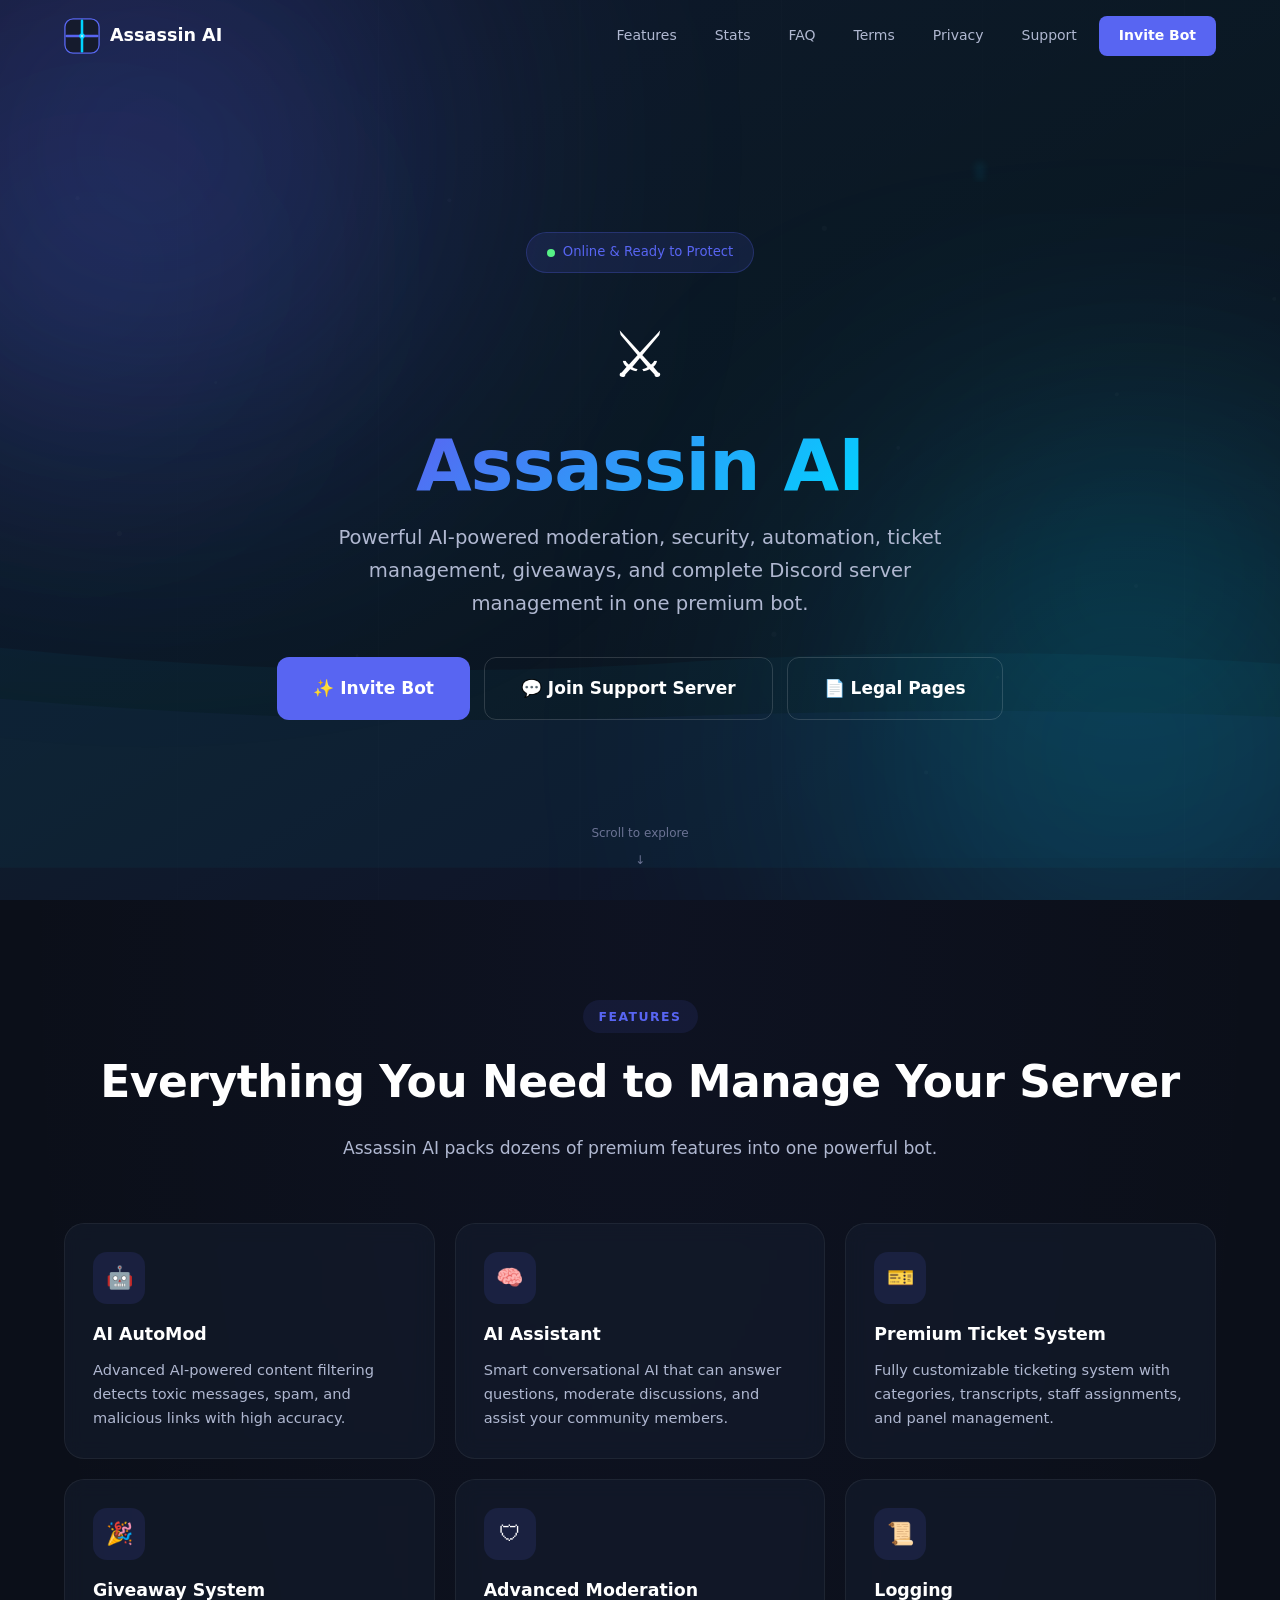
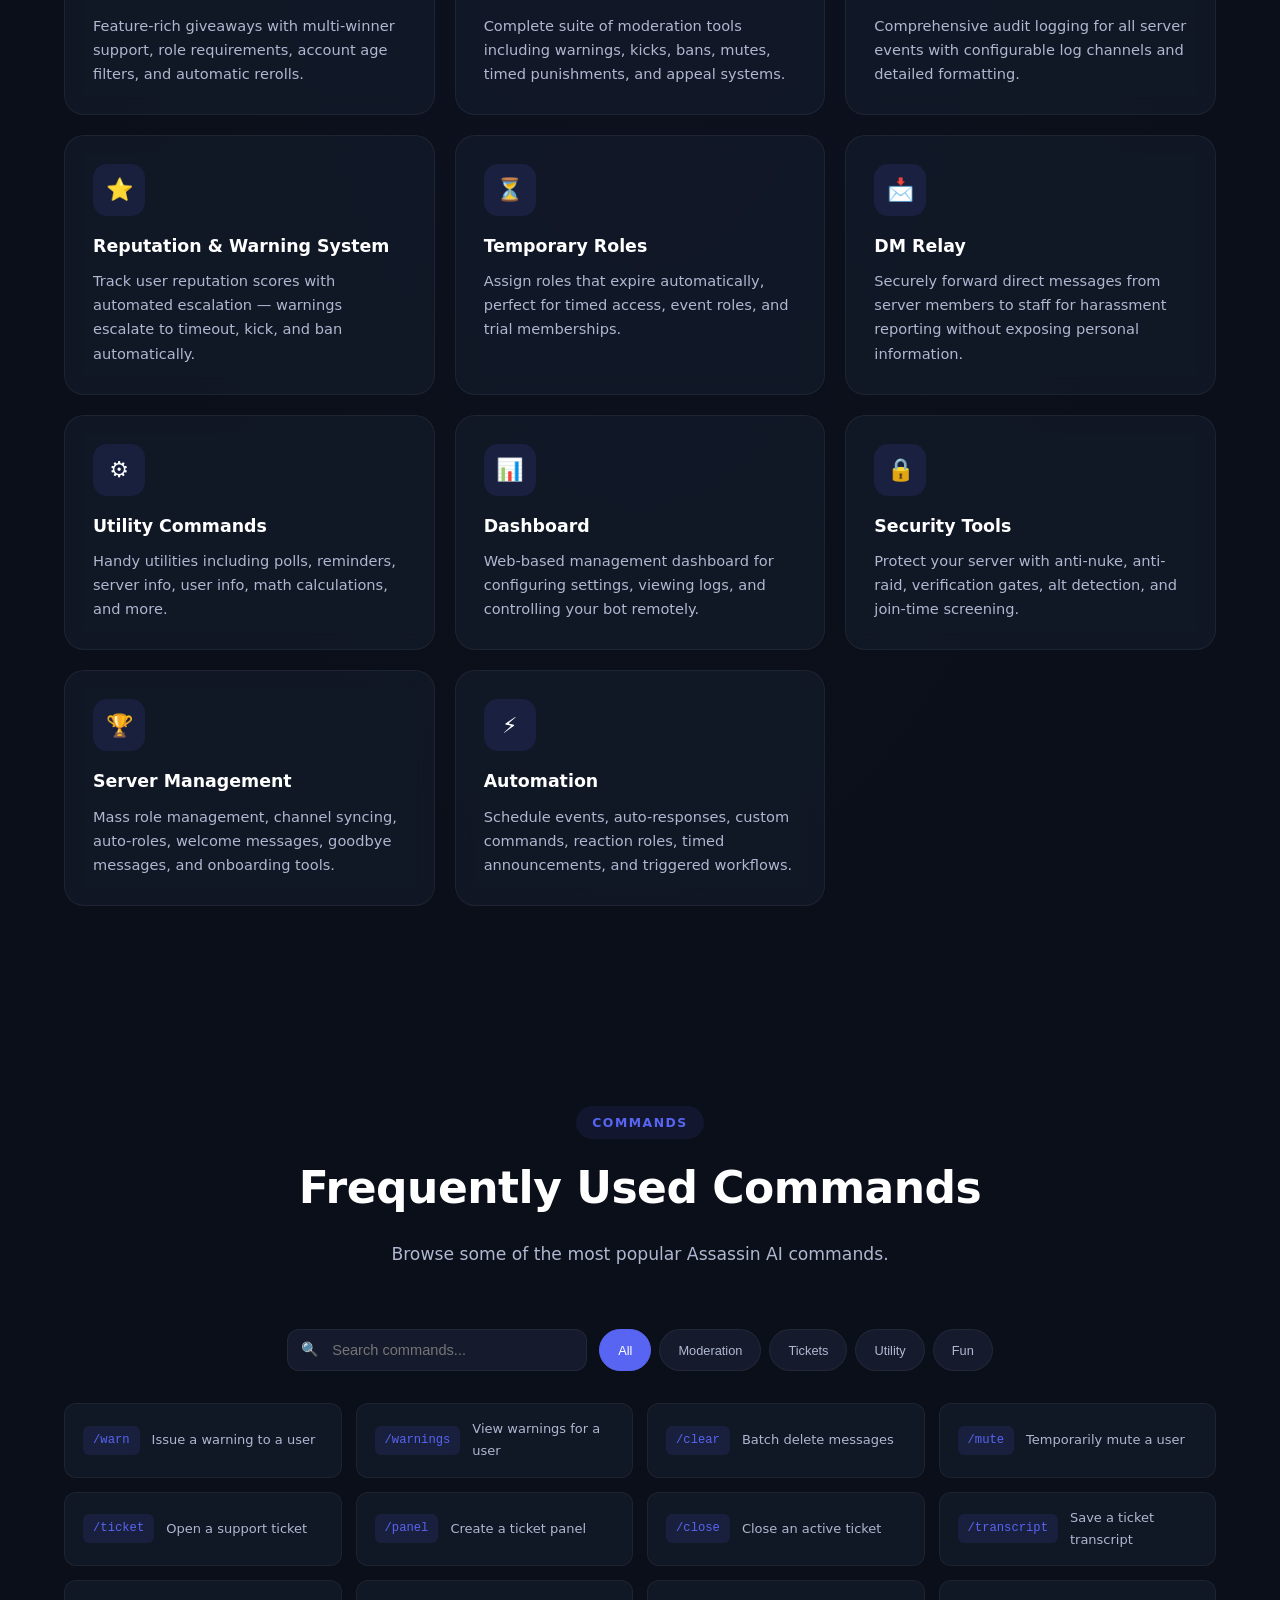
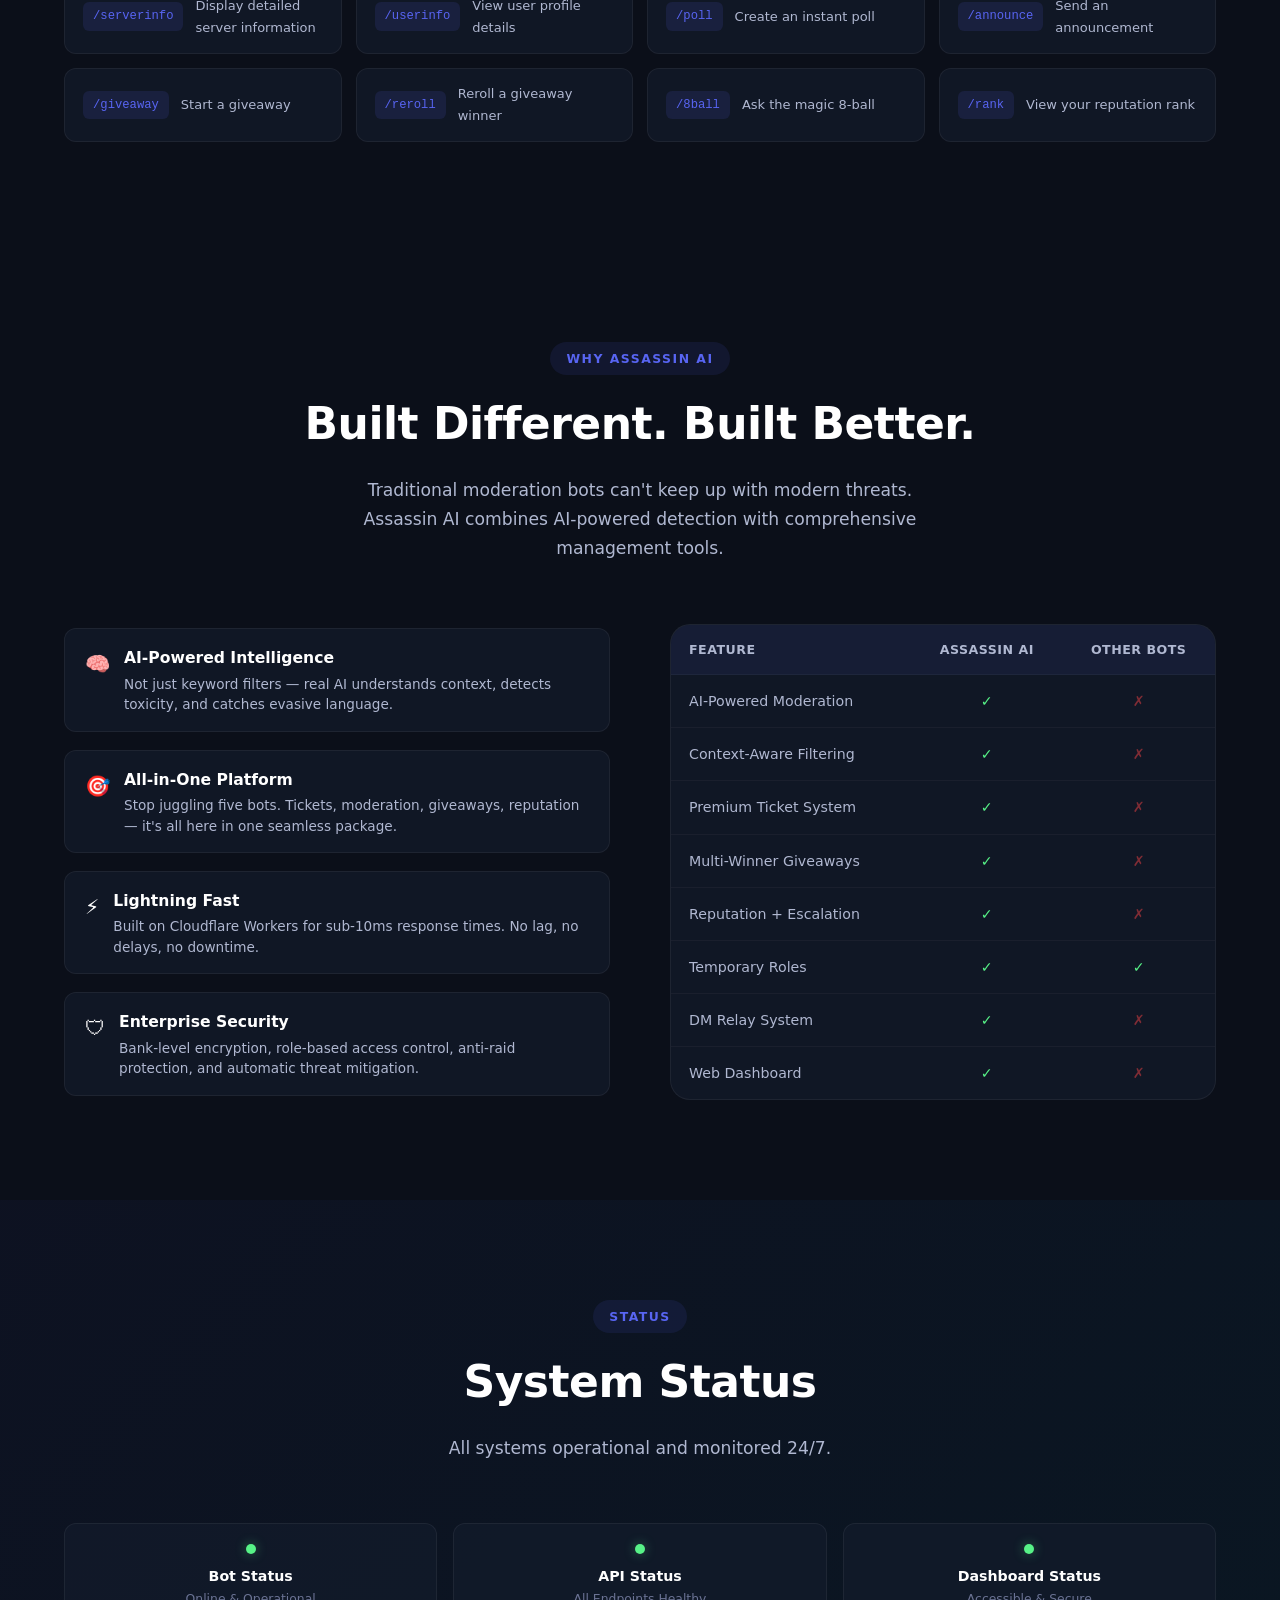
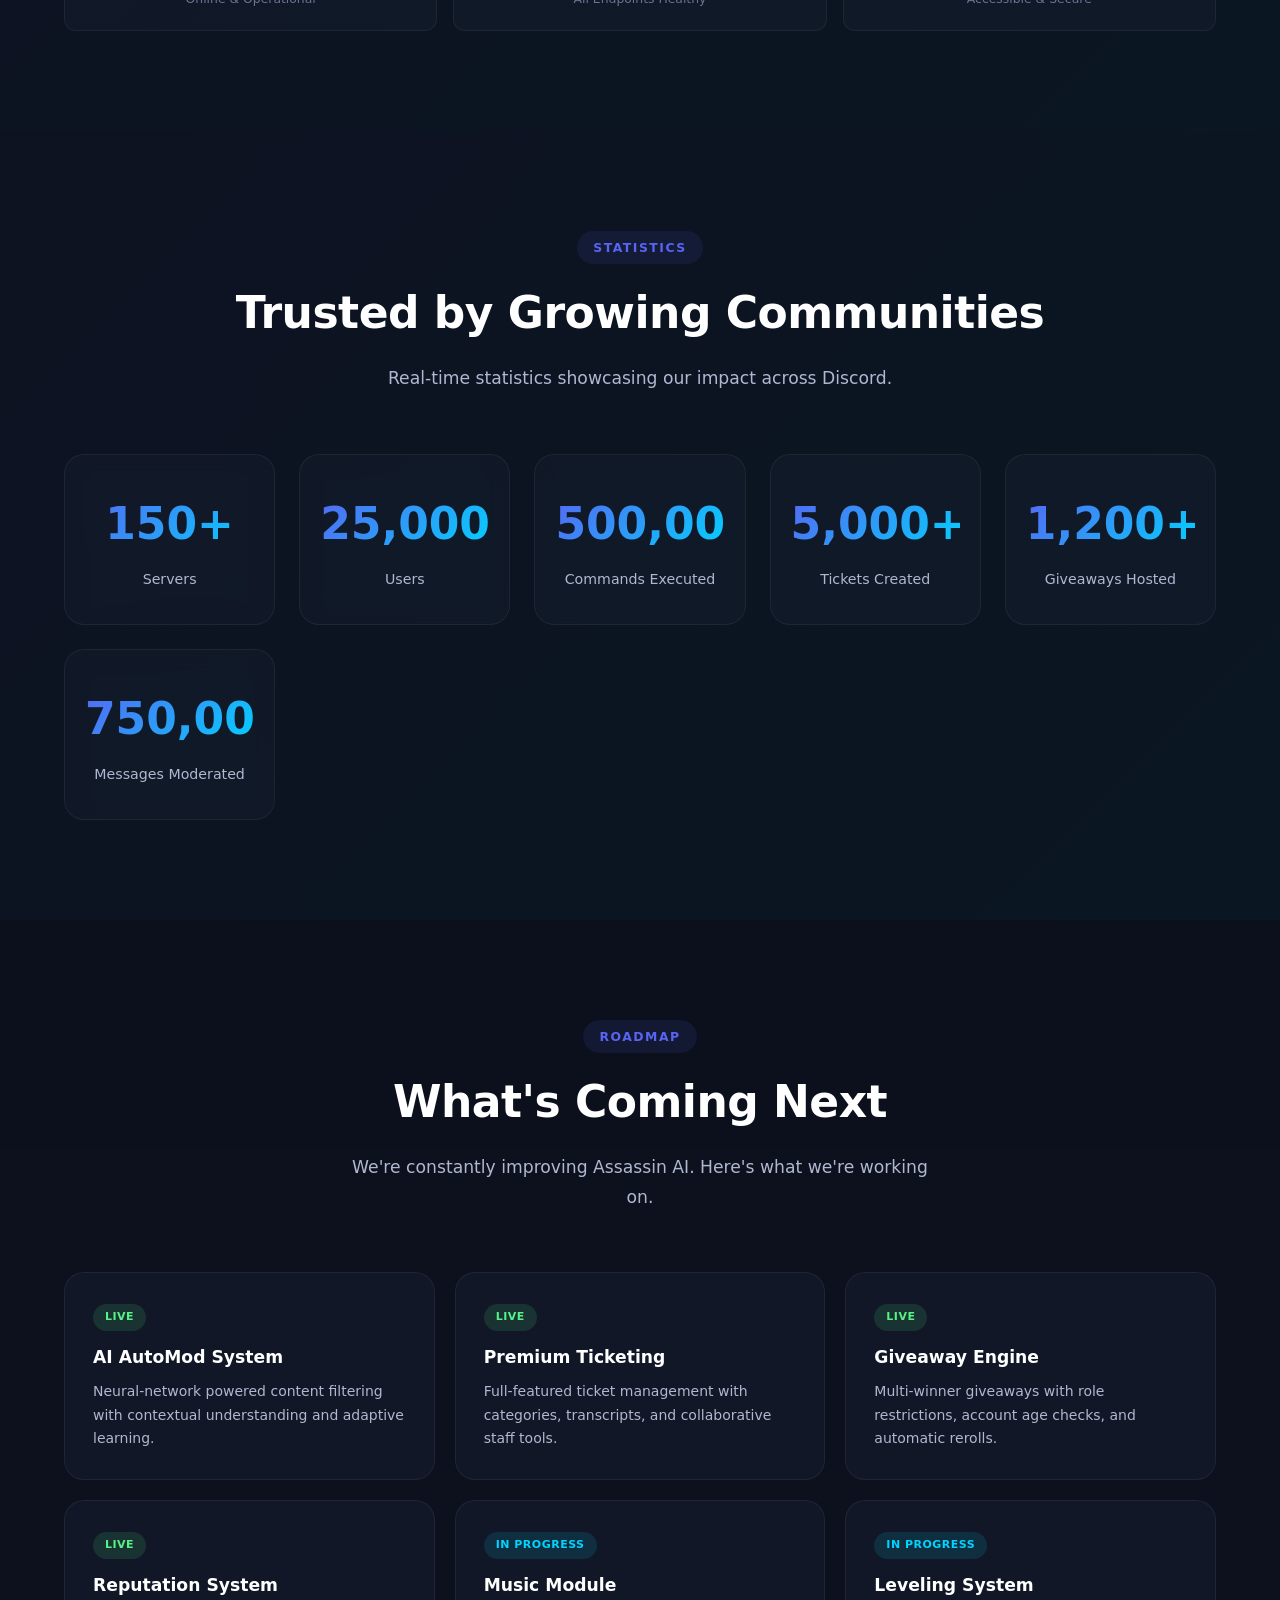
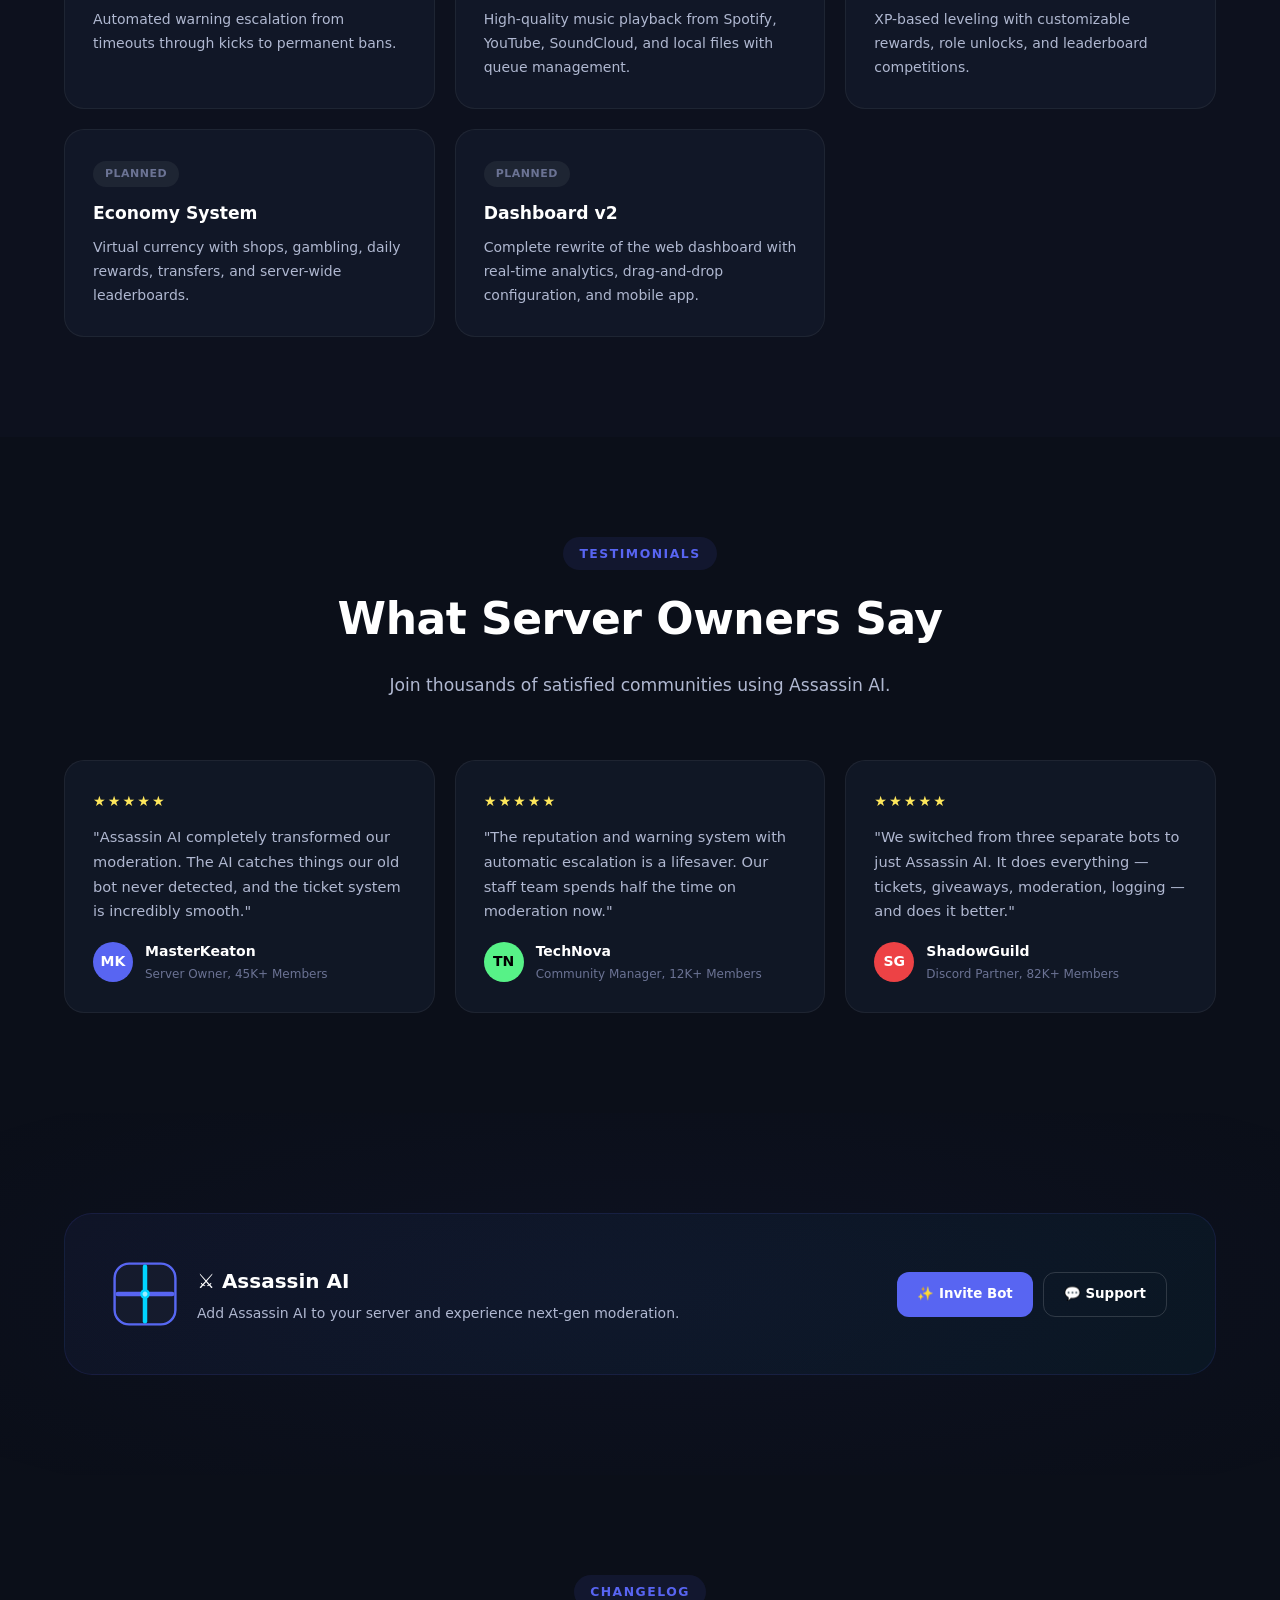
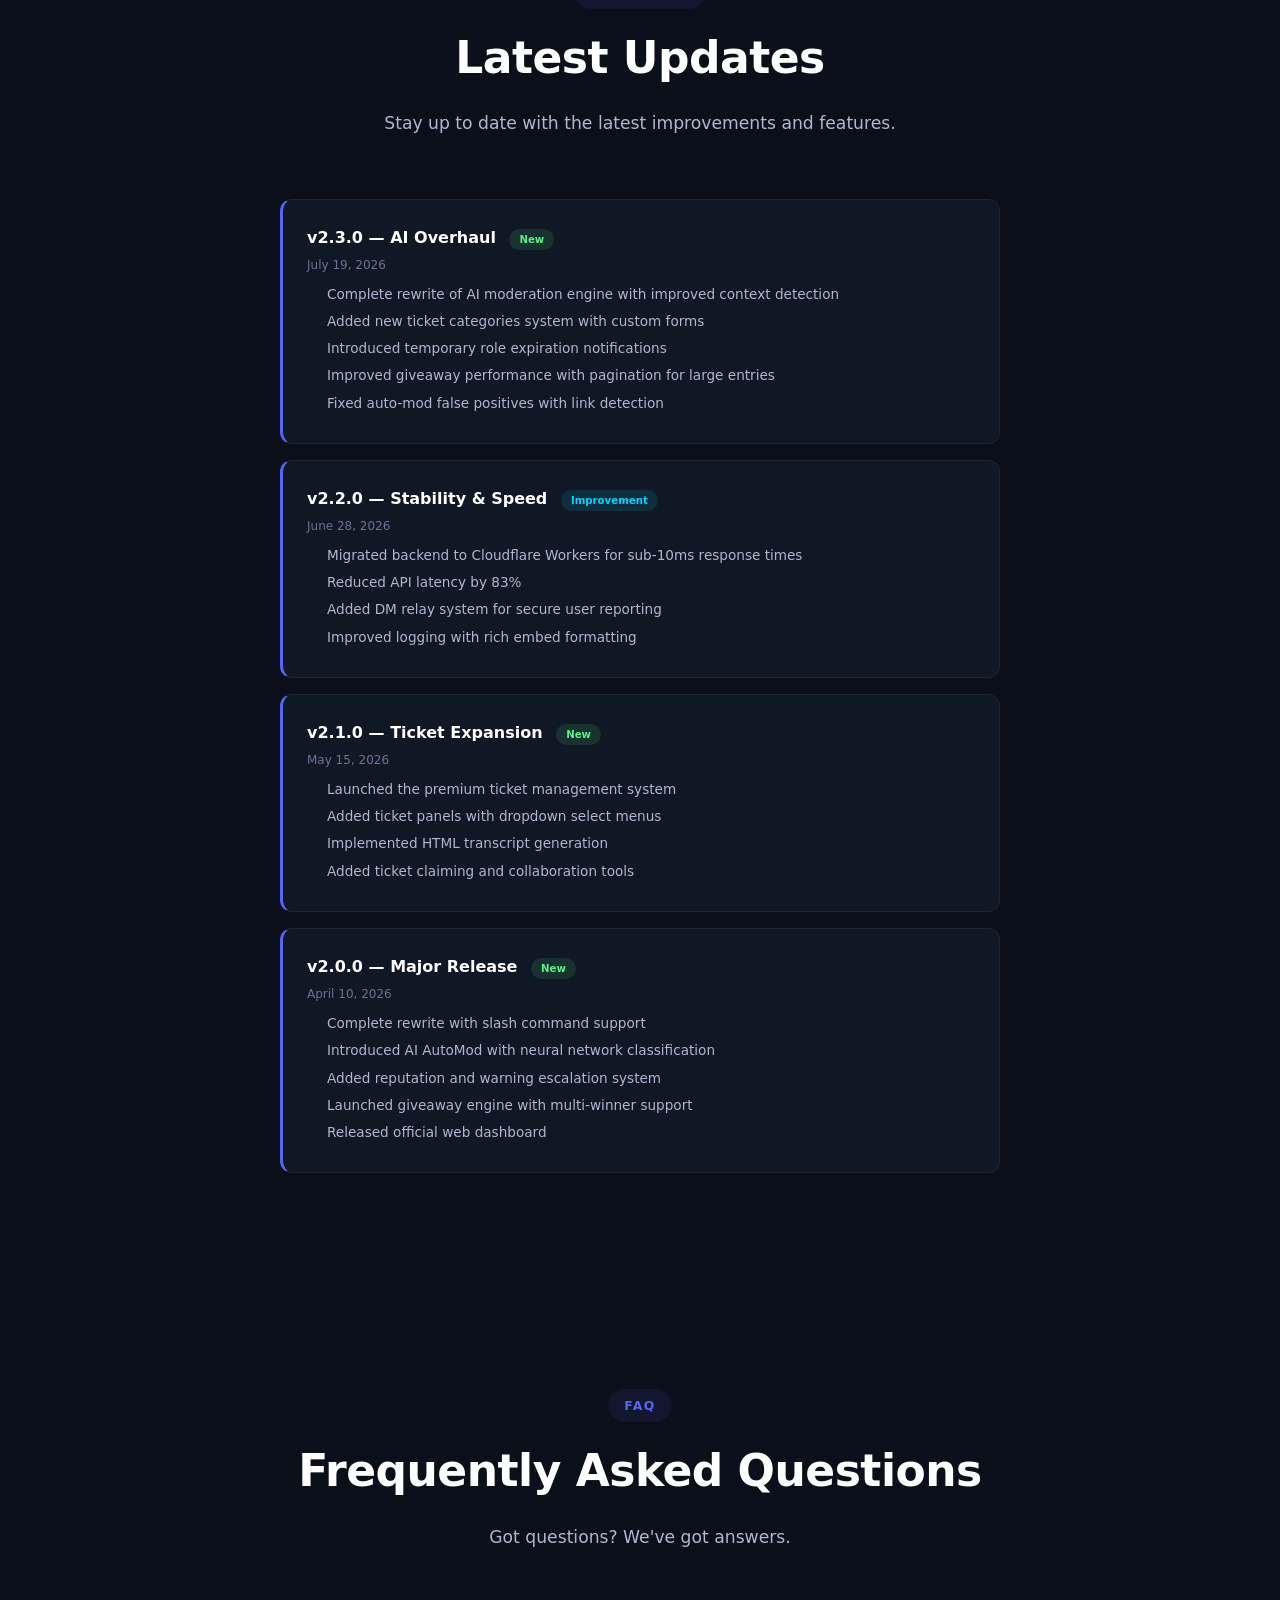
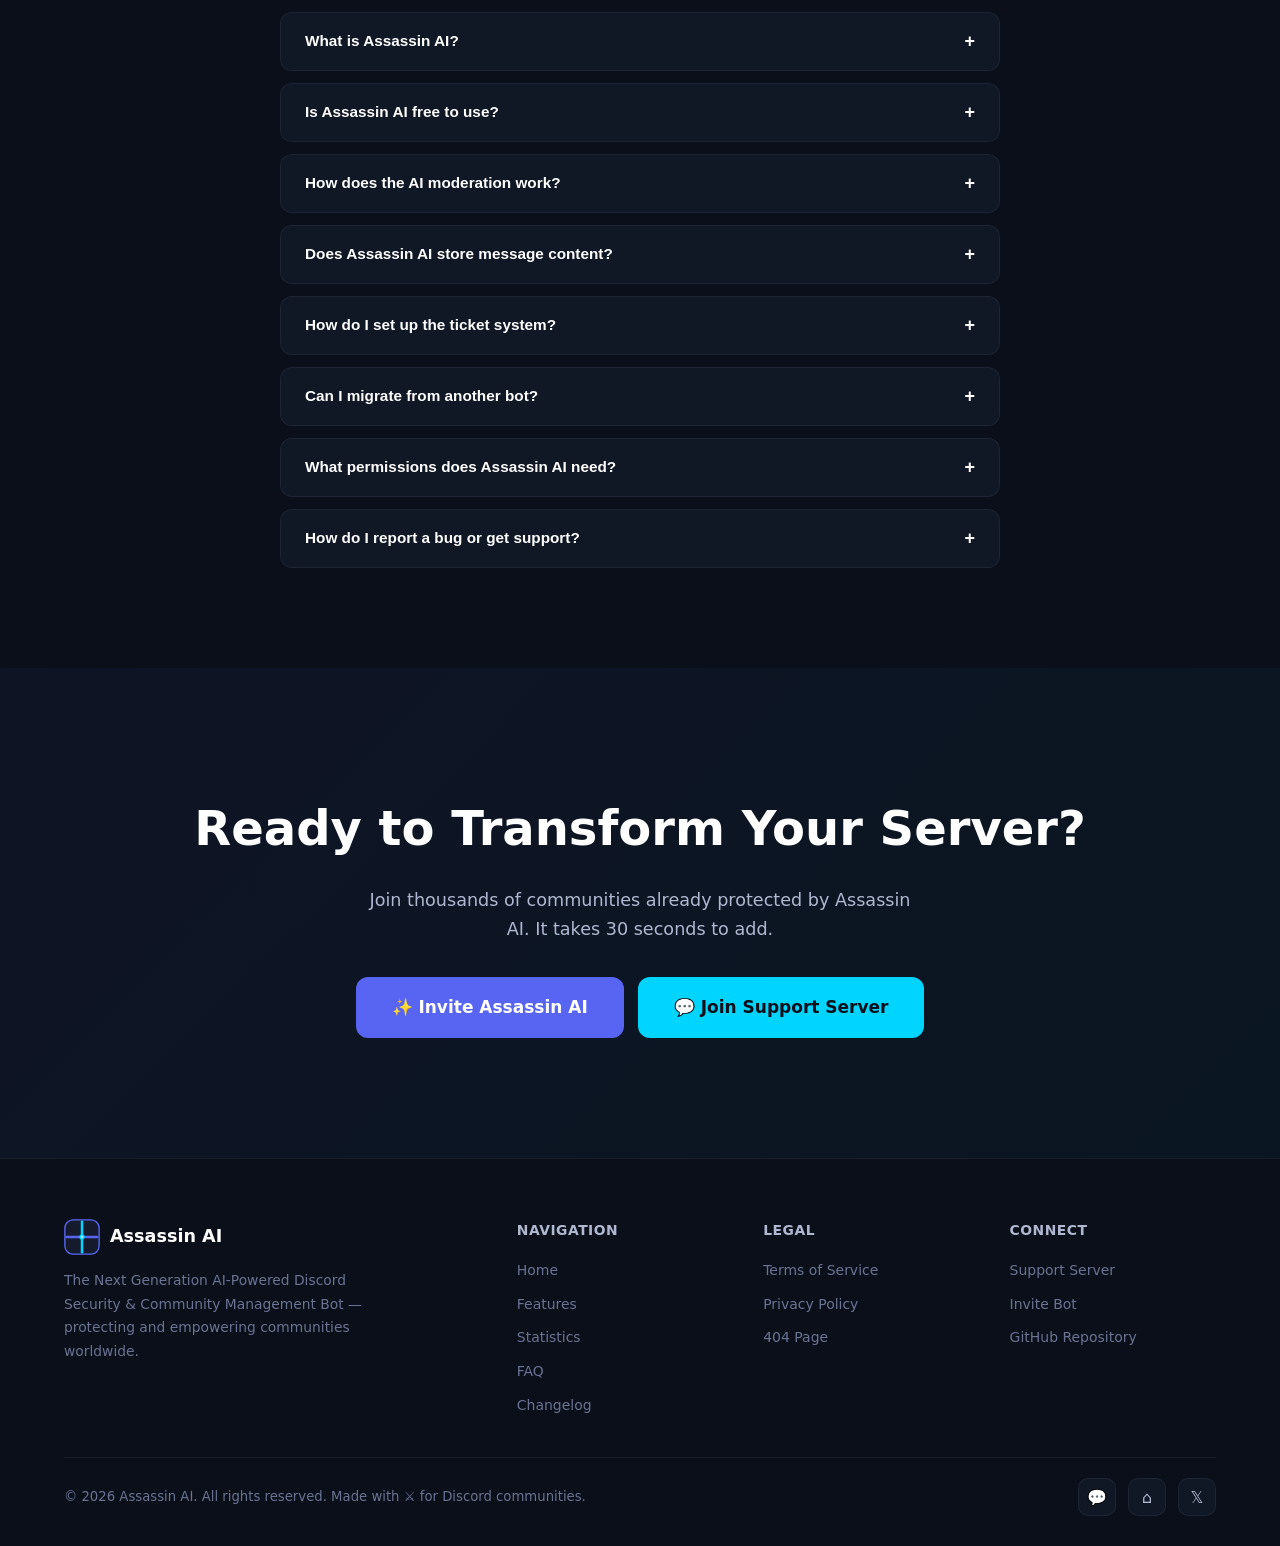
<file: index.html>
<!DOCTYPE html>
<html lang="en">
<head>
  <meta charset="UTF-8">
  <meta name="viewport" content="width=device-width, initial-scale=1.0">
  <title>⚔️ Assassin AI — The Next Generation AI-Powered Discord Bot</title>
  <meta name="description" content="Assassin AI is a powerful all-in-one Discord bot with AI moderation, ticket management, giveaways, reputation tracking, logging, and complete server management tools.">
  <meta name="keywords" content="Discord bot, AI moderation, ticket system, giveaway, Discord security, server management, Assassin AI">
  <meta name="author" content="Assassin AI Team">
  <meta name="robots" content="index, follow">

  <!-- Open Graph -->
  <meta property="og:title" content="⚔️ Assassin AI — AI-Powered Discord Bot">
  <meta property="og:description" content="The Next Generation AI-Powered Discord Security & Community Management Bot.">
  <meta property="og:type" content="website">
  <meta property="og:url" content="https://assassin-ai.github.io/">
  <meta property="og:image" content="https://assassin-ai.github.io/logo.svg">

  <!-- Twitter Card -->
  <meta name="twitter:card" content="summary_large_image">
  <meta name="twitter:title" content="⚔️ Assassin AI — AI-Powered Discord Bot">
  <meta name="twitter:description" content="The Next Generation AI-Powered Discord Security & Community Management Bot.">
  <meta name="twitter:image" content="https://assassin-ai.github.io/logo.svg">

  <link rel="canonical" href="https://assassin-ai.github.io/">
  <link rel="icon" type="image/svg+xml" href="favicon.svg">
  <link rel="alternate icon" href="favicon.svg">
  <link rel="stylesheet" href="style.css">

  <!-- Performance: Preload Critical Resources -->
  <link rel="preload" href="style.css" as="style">
  <link rel="dns-prefetch" href="//static.cloudflareinsights.com">
  <link rel="preconnect" href="https://static.cloudflareinsights.com">
</head>
<body>

  <!-- ═══ LOADING SCREEN ═══ -->
  <div class="loading-screen" aria-hidden="true">
    <div class="loading-swords"></div>
    <div class="loading-bar"><div class="loading-bar-fill"></div></div>
  </div>

  <!-- ═══ NAVIGATION ═══ -->
  <nav class="navbar" role="navigation" aria-label="Main navigation">
    <div class="container">
      <a href="./" class="nav-logo" aria-label="Assassin AI Home">
        <img src="logo.svg" alt="Assassin AI Logo" width="36" height="36">
        <span>Assassin AI</span>
      </a>
      <div class="nav-links">
        <a href="#features">Features</a>
        <a href="#stats">Stats</a>
        <a href="#faq">FAQ</a>
        <a href="terms.html">Terms</a>
        <a href="privacy.html">Privacy</a>
        <a href="https://discord.gg/2dgn5wCK8z" target="_blank" rel="noopener">Support</a>
        <a href="https://discord.com/oauth2/authorize?client_id=1528241066271178782&permissions=8&integration_type=0&scope=bot+applications.commands" target="_blank" rel="noopener" class="btn-primary">Invite Bot</a>
      </div>
      <button class="nav-toggle" aria-label="Toggle navigation menu">
        <span></span><span></span><span></span>
      </button>
    </div>
  </nav>

  <!-- ═══ HERO ═══ -->
  <header class="hero" id="home">
    <div class="hero-bg" aria-hidden="true"></div>
    <div class="hero-glow hero-glow-1" aria-hidden="true"></div>
    <div class="hero-glow hero-glow-2" aria-hidden="true"></div>
    <div class="container">
      <div class="hero-badge">
        <span class="hero-badge-dot"></span>
        Online &amp; Ready to Protect
      </div>
      <span class="hero-icon" aria-hidden="true">⚔️</span>
      <h1>
        <span class="gradient-text">Assassin AI</span>
      </h1>
      <p class="hero-subtitle">
        Powerful AI-powered moderation, security, automation, ticket management, giveaways, and complete Discord server management in one premium bot.
      </p>
      <div class="hero-buttons">
        <a href="https://discord.com/oauth2/authorize?client_id=1528241066271178782&permissions=8&integration_type=0&scope=bot+applications.commands" target="_blank" rel="noopener" class="btn btn-primary btn-lg">✨ Invite Bot</a>
        <a href="https://discord.gg/2dgn5wCK8z" target="_blank" rel="noopener" class="btn btn-outline btn-lg">💬 Join Support Server</a>
        <a href="terms.html" class="btn btn-outline btn-lg">📄 Legal Pages</a>
      </div>
    </div>
    <div class="hero-scroll-indicator" aria-hidden="true">
      <span>Scroll to explore</span>
      <span>↓</span>
    </div>
  </header>

  <!-- ═══ FEATURES ═══ -->
  <section class="section features" id="features">
    <div class="container">
      <div class="section-header fade-in">
        <span class="section-tag">Features</span>
        <h2 class="section-title">Everything You Need to Manage Your Server</h2>
        <p class="section-desc">Assassin AI packs dozens of premium features into one powerful bot.</p>
      </div>
      <div class="features-grid" data-stagger>
        <div class="feature-card fade-in"><div class="feature-icon">🤖</div><h3>AI AutoMod</h3><p>Advanced AI-powered content filtering detects toxic messages, spam, and malicious links with high accuracy.</p></div>
        <div class="feature-card fade-in"><div class="feature-icon">🧠</div><h3>AI Assistant</h3><p>Smart conversational AI that can answer questions, moderate discussions, and assist your community members.</p></div>
        <div class="feature-card fade-in"><div class="feature-icon">🎫</div><h3>Premium Ticket System</h3><p>Fully customizable ticketing system with categories, transcripts, staff assignments, and panel management.</p></div>
        <div class="feature-card fade-in"><div class="feature-icon">🎉</div><h3>Giveaway System</h3><p>Feature-rich giveaways with multi-winner support, role requirements, account age filters, and automatic rerolls.</p></div>
        <div class="feature-card fade-in"><div class="feature-icon">🛡</div><h3>Advanced Moderation</h3><p>Complete suite of moderation tools including warnings, kicks, bans, mutes, timed punishments, and appeal systems.</p></div>
        <div class="feature-card fade-in"><div class="feature-icon">📜</div><h3>Logging</h3><p>Comprehensive audit logging for all server events with configurable log channels and detailed formatting.</p></div>
        <div class="feature-card fade-in"><div class="feature-icon">⭐</div><h3>Reputation &amp; Warning System</h3><p>Track user reputation scores with automated escalation — warnings escalate to timeout, kick, and ban automatically.</p></div>
        <div class="feature-card fade-in"><div class="feature-icon">⏳</div><h3>Temporary Roles</h3><p>Assign roles that expire automatically, perfect for timed access, event roles, and trial memberships.</p></div>
        <div class="feature-card fade-in"><div class="feature-icon">📩</div><h3>DM Relay</h3><p>Securely forward direct messages from server members to staff for harassment reporting without exposing personal information.</p></div>
        <div class="feature-card fade-in"><div class="feature-icon">⚙</div><h3>Utility Commands</h3><p>Handy utilities including polls, reminders, server info, user info, math calculations, and more.</p></div>
        <div class="feature-card fade-in"><div class="feature-icon">📊</div><h3>Dashboard</h3><p>Web-based management dashboard for configuring settings, viewing logs, and controlling your bot remotely.</p></div>
        <div class="feature-card fade-in"><div class="feature-icon">🔒</div><h3>Security Tools</h3><p>Protect your server with anti-nuke, anti-raid, verification gates, alt detection, and join-time screening.</p></div>
        <div class="feature-card fade-in"><div class="feature-icon">🏆</div><h3>Server Management</h3><p>Mass role management, channel syncing, auto-roles, welcome messages, goodbye messages, and onboarding tools.</p></div>
        <div class="feature-card fade-in"><div class="feature-icon">⚡</div><h3>Automation</h3><p>Schedule events, auto-responses, custom commands, reaction roles, timed announcements, and triggered workflows.</p></div>
      </div>
    </div>
  </section>

  <!-- ═══ FREQUENTLY USED COMMANDS ═══ -->
  <section class="section commands" id="commands">
    <div class="container">
      <div class="section-header fade-in">
        <span class="section-tag">Commands</span>
        <h2 class="section-title">Frequently Used Commands</h2>
        <p class="section-desc">Browse some of the most popular Assassin AI commands.</p>
      </div>
      <div class="commands-controls fade-in">
        <div class="command-search-wrapper">
          <input type="text" class="command-search" placeholder="Search commands..." aria-label="Search commands">
        </div>
        <div class="category-filters">
          <button class="category-btn active" data-category="all">All</button>
          <button class="category-btn" data-category="mod">Moderation</button>
          <button class="category-btn" data-category="ticket">Tickets</button>
          <button class="category-btn" data-category="utility">Utility</button>
          <button class="category-btn" data-category="fun">Fun</button>
        </div>
      </div>
      <div class="commands-grid">
        <div class="command-item fade-in" data-category="mod"><span class="command-cmd">/warn</span><span class="command-desc">Issue a warning to a user</span></div>
        <div class="command-item fade-in" data-category="mod"><span class="command-cmd">/warnings</span><span class="command-desc">View warnings for a user</span></div>
        <div class="command-item fade-in" data-category="mod"><span class="command-cmd">/clear</span><span class="command-desc">Batch delete messages</span></div>
        <div class="command-item fade-in" data-category="mod"><span class="command-cmd">/mute</span><span class="command-desc">Temporarily mute a user</span></div>
        <div class="command-item fade-in" data-category="ticket"><span class="command-cmd">/ticket</span><span class="command-desc">Open a support ticket</span></div>
        <div class="command-item fade-in" data-category="ticket"><span class="command-cmd">/panel</span><span class="command-desc">Create a ticket panel</span></div>
        <div class="command-item fade-in" data-category="ticket"><span class="command-cmd">/close</span><span class="command-desc">Close an active ticket</span></div>
        <div class="command-item fade-in" data-category="ticket"><span class="command-cmd">/transcript</span><span class="command-desc">Save a ticket transcript</span></div>
        <div class="command-item fade-in" data-category="utility"><span class="command-cmd">/serverinfo</span><span class="command-desc">Display detailed server information</span></div>
        <div class="command-item fade-in" data-category="utility"><span class="command-cmd">/userinfo</span><span class="command-desc">View user profile details</span></div>
        <div class="command-item fade-in" data-category="utility"><span class="command-cmd">/poll</span><span class="command-desc">Create an instant poll</span></div>
        <div class="command-item fade-in" data-category="utility"><span class="command-cmd">/announce</span><span class="command-desc">Send an announcement</span></div>
        <div class="command-item fade-in" data-category="fun"><span class="command-cmd">/giveaway</span><span class="command-desc">Start a giveaway</span></div>
        <div class="command-item fade-in" data-category="fun"><span class="command-cmd">/reroll</span><span class="command-desc">Reroll a giveaway winner</span></div>
        <div class="command-item fade-in" data-category="fun"><span class="command-cmd">/8ball</span><span class="command-desc">Ask the magic 8-ball</span></div>
        <div class="command-item fade-in" data-category="fun"><span class="command-cmd">/rank</span><span class="command-desc">View your reputation rank</span></div>
      </div>
    </div>
  </section>

  <!-- ═══ WHY CHOOSE ASSASSIN AI ═══ -->
  <section class="section why-us" id="why-us">
    <div class="container">
      <div class="section-header fade-in">
        <span class="section-tag">Why Assassin AI</span>
        <h2 class="section-title">Built Different. Built Better.</h2>
        <p class="section-desc">Traditional moderation bots can't keep up with modern threats. Assassin AI combines AI-powered detection with comprehensive management tools.</p>
      </div>
      <div class="why-us-grid">
        <div class="why-us-content fade-in-left">
          <div class="why-us-list" data-stagger>
            <div class="why-us-item fade-in"><div class="why-us-item-icon">🧠</div><div><h4>AI-Powered Intelligence</h4><p>Not just keyword filters — real AI understands context, detects toxicity, and catches evasive language.</p></div></div>
            <div class="why-us-item fade-in"><div class="why-us-item-icon">🎯</div><div><h4>All-in-One Platform</h4><p>Stop juggling five bots. Tickets, moderation, giveaways, reputation — it's all here in one seamless package.</p></div></div>
            <div class="why-us-item fade-in"><div class="why-us-item-icon">⚡</div><div><h4>Lightning Fast</h4><p>Built on Cloudflare Workers for sub-10ms response times. No lag, no delays, no downtime.</p></div></div>
            <div class="why-us-item fade-in"><div class="why-us-item-icon">🛡</div><div><h4>Enterprise Security</h4><p>Bank-level encryption, role-based access control, anti-raid protection, and automatic threat mitigation.</p></div></div>
          </div>
        </div>
        <div class="why-us-visual fade-in-right">
          <table class="comparison-table">
            <thead>
              <tr><th>Feature</th><th>Assassin AI</th><th>Other Bots</th></tr>
            </thead>
            <tbody>
              <tr><td>AI-Powered Moderation</td><td><span class="check">✓</span></td><td><span class="cross">✗</span></td></tr>
              <tr><td>Context-Aware Filtering</td><td><span class="check">✓</span></td><td><span class="cross">✗</span></td></tr>
              <tr><td>Premium Ticket System</td><td><span class="check">✓</span></td><td><span class="cross">✗</span></td></tr>
              <tr><td>Multi-Winner Giveaways</td><td><span class="check">✓</span></td><td><span class="cross">✗</span></td></tr>
              <tr><td>Reputation + Escalation</td><td><span class="check">✓</span></td><td><span class="cross">✗</span></td></tr>
              <tr><td>Temporary Roles</td><td><span class="check">✓</span></td><td><span class="check">✓</span></td></tr>
              <tr><td>DM Relay System</td><td><span class="check">✓</span></td><td><span class="cross">✗</span></td></tr>
              <tr><td>Web Dashboard</td><td><span class="check">✓</span></td><td><span class="cross">✗</span></td></tr>
            </tbody>
          </table>
        </div>
      </div>
    </div>
  </section>

  <!-- ═══ STATUS SECTION ═══ -->
  <section class="section stats-section" id="status">
    <div class="container">
      <div class="section-header fade-in">
        <span class="section-tag">Status</span>
        <h2 class="section-title">System Status</h2>
        <p class="section-desc">All systems operational and monitored 24/7.</p>
      </div>
      <div class="status-grid fade-in">
        <div class="status-card"><div class="status-dot online"></div><h4>Bot Status</h4><p>Online &amp; Operational</p></div>
        <div class="status-card"><div class="status-dot online"></div><h4>API Status</h4><p>All Endpoints Healthy</p></div>
        <div class="status-card"><div class="status-dot online"></div><h4>Dashboard Status</h4><p>Accessible &amp; Secure</p></div>
      </div>
    </div>
  </section>

  <!-- ═══ STATISTICS ═══ -->
  <section class="section stats-section" id="stats">
    <div class="container">
      <div class="section-header fade-in">
        <span class="section-tag">Statistics</span>
        <h2 class="section-title">Trusted by Growing Communities</h2>
        <p class="section-desc">Real-time statistics showcasing our impact across Discord.</p>
      </div>
      <div class="stats-grid" data-stagger>
        <div class="stat-card fade-in"><div class="stat-number" data-count-to="150" data-count-suffix="+">0+</div><p class="stat-label">Servers</p></div>
        <div class="stat-card fade-in"><div class="stat-number" data-count-to="25000" data-count-suffix="+">0+</div><p class="stat-label">Users</p></div>
        <div class="stat-card fade-in"><div class="stat-number" data-count-to="500000" data-count-suffix="+">0+</div><p class="stat-label">Commands Executed</p></div>
        <div class="stat-card fade-in"><div class="stat-number" data-count-to="5000" data-count-suffix="+">0+</div><p class="stat-label">Tickets Created</p></div>
        <div class="stat-card fade-in"><div class="stat-number" data-count-to="1200" data-count-suffix="+">0+</div><p class="stat-label">Giveaways Hosted</p></div>
        <div class="stat-card fade-in"><div class="stat-number" data-count-to="750000" data-count-suffix="+">0+</div><p class="stat-label">Messages Moderated</p></div>
      </div>
    </div>
  </section>

  <!-- ═══ ROADMAP ═══ -->
  <section class="section roadmap" id="roadmap">
    <div class="container">
      <div class="section-header fade-in">
        <span class="section-tag">Roadmap</span>
        <h2 class="section-title">What's Coming Next</h2>
        <p class="section-desc">We're constantly improving Assassin AI. Here's what we're working on.</p>
      </div>
      <div class="roadmap-grid" data-stagger>
        <div class="roadmap-card fade-in">
          <span class="roadmap-status live">Live</span>
          <h3>AI AutoMod System</h3>
          <p>Neural-network powered content filtering with contextual understanding and adaptive learning.</p>
        </div>
        <div class="roadmap-card fade-in">
          <span class="roadmap-status live">Live</span>
          <h3>Premium Ticketing</h3>
          <p>Full-featured ticket management with categories, transcripts, and collaborative staff tools.</p>
        </div>
        <div class="roadmap-card fade-in">
          <span class="roadmap-status live">Live</span>
          <h3>Giveaway Engine</h3>
          <p>Multi-winner giveaways with role restrictions, account age checks, and automatic rerolls.</p>
        </div>
        <div class="roadmap-card fade-in">
          <span class="roadmap-status live">Live</span>
          <h3>Reputation System</h3>
          <p>Automated warning escalation from timeouts through kicks to permanent bans.</p>
        </div>
        <div class="roadmap-card fade-in">
          <span class="roadmap-status in-progress">In Progress</span>
          <h3>Music Module</h3>
          <p>High-quality music playback from Spotify, YouTube, SoundCloud, and local files with queue management.</p>
        </div>
        <div class="roadmap-card fade-in">
          <span class="roadmap-status in-progress">In Progress</span>
          <h3>Leveling System</h3>
          <p>XP-based leveling with customizable rewards, role unlocks, and leaderboard competitions.</p>
        </div>
        <div class="roadmap-card fade-in">
          <span class="roadmap-status planned">Planned</span>
          <h3>Economy System</h3>
          <p>Virtual currency with shops, gambling, daily rewards, transfers, and server-wide leaderboards.</p>
        </div>
        <div class="roadmap-card fade-in">
          <span class="roadmap-status planned">Planned</span>
          <h3>Dashboard v2</h3>
          <p>Complete rewrite of the web dashboard with real-time analytics, drag-and-drop configuration, and mobile app.</p>
        </div>
      </div>
    </div>
  </section>

  <!-- ═══ TESTIMONIALS ═══ -->
  <section class="section testimonials" id="testimonials">
    <div class="container">
      <div class="section-header fade-in">
        <span class="section-tag">Testimonials</span>
        <h2 class="section-title">What Server Owners Say</h2>
        <p class="section-desc">Join thousands of satisfied communities using Assassin AI.</p>
      </div>
      <div class="testimonials-grid" data-stagger>
        <div class="testimonial-card fade-in">
          <div class="testimonial-stars">★★★★★</div>
          <p class="testimonial-text">"Assassin AI completely transformed our moderation. The AI catches things our old bot never detected, and the ticket system is incredibly smooth."</p>
          <div class="testimonial-author">
            <div class="testimonial-avatar" style="background:#5865F2;color:#fff;">MK</div>
            <div><div class="testimonial-name">MasterKeaton</div><div class="testimonial-role">Server Owner, 45K+ Members</div></div>
          </div>
        </div>
        <div class="testimonial-card fade-in">
          <div class="testimonial-stars">★★★★★</div>
          <p class="testimonial-text">"The reputation and warning system with automatic escalation is a lifesaver. Our staff team spends half the time on moderation now."</p>
          <div class="testimonial-author">
            <div class="testimonial-avatar" style="background:#57F287;color:#000;">TN</div>
            <div><div class="testimonial-name">TechNova</div><div class="testimonial-role">Community Manager, 12K+ Members</div></div>
          </div>
        </div>
        <div class="testimonial-card fade-in">
          <div class="testimonial-stars">★★★★★</div>
          <p class="testimonial-text">"We switched from three separate bots to just Assassin AI. It does everything — tickets, giveaways, moderation, logging — and does it better."</p>
          <div class="testimonial-author">
            <div class="testimonial-avatar" style="background:#ED4245;color:#fff;">SG</div>
            <div><div class="testimonial-name">ShadowGuild</div><div class="testimonial-role">Discord Partner, 82K+ Members</div></div>
          </div>
        </div>
      </div>
    </div>
  </section>

  <!-- ═══ INVITE WIDGET ═══ -->
  <section class="section widget-section">
    <div class="container">
      <div class="invite-widget fade-in">
        <div class="invite-widget-info">
          <img src="logo.svg" loading="lazy" alt="Assassin AI Avatar" class="invite-widget-avatar">
          <div>
            <h3>⚔️ Assassin AI</h3>
            <p>Add Assassin AI to your server and experience next-gen moderation.</p>
          </div>
        </div>
        <div class="btn-group">
          <a href="https://discord.com/oauth2/authorize?client_id=1528241066271178782&permissions=8&integration_type=0&scope=bot+applications.commands" target="_blank" rel="noopener" class="btn btn-primary btn-sm">✨ Invite Bot</a>
          <a href="https://discord.gg/2dgn5wCK8z" target="_blank" rel="noopener" class="btn btn-outline btn-sm">💬 Support</a>
        </div>
      </div>
    </div>
  </section>

  <!-- ═══ CHANGELOG ═══ -->
  <section class="section" id="changelog">
    <div class="container">
      <div class="section-header fade-in">
        <span class="section-tag">Changelog</span>
        <h2 class="section-title">Latest Updates</h2>
        <p class="section-desc">Stay up to date with the latest improvements and features.</p>
      </div>
      <div class="changelog-list fade-in">
        <div class="changelog-entry">
          <h3>v2.3.0 — AI Overhaul <span class="tag tag-new">New</span></h3>
          <div class="changelog-date">July 19, 2026</div>
          <ul>
            <li>Complete rewrite of AI moderation engine with improved context detection</li>
            <li>Added new ticket categories system with custom forms</li>
            <li>Introduced temporary role expiration notifications</li>
            <li>Improved giveaway performance with pagination for large entries</li>
            <li>Fixed auto-mod false positives with link detection</li>
          </ul>
        </div>
        <div class="changelog-entry">
          <h3>v2.2.0 — Stability &amp; Speed <span class="tag tag-improve">Improvement</span></h3>
          <div class="changelog-date">June 28, 2026</div>
          <ul>
            <li>Migrated backend to Cloudflare Workers for sub-10ms response times</li>
            <li>Reduced API latency by 83%</li>
            <li>Added DM relay system for secure user reporting</li>
            <li>Improved logging with rich embed formatting</li>
          </ul>
        </div>
        <div class="changelog-entry">
          <h3>v2.1.0 — Ticket Expansion <span class="tag tag-new">New</span></h3>
          <div class="changelog-date">May 15, 2026</div>
          <ul>
            <li>Launched the premium ticket management system</li>
            <li>Added ticket panels with dropdown select menus</li>
            <li>Implemented HTML transcript generation</li>
            <li>Added ticket claiming and collaboration tools</li>
          </ul>
        </div>
        <div class="changelog-entry">
          <h3>v2.0.0 — Major Release <span class="tag tag-new">New</span></h3>
          <div class="changelog-date">April 10, 2026</div>
          <ul>
            <li>Complete rewrite with slash command support</li>
            <li>Introduced AI AutoMod with neural network classification</li>
            <li>Added reputation and warning escalation system</li>
            <li>Launched giveaway engine with multi-winner support</li>
            <li>Released official web dashboard</li>
          </ul>
        </div>
      </div>
    </div>
  </section>

  <!-- ═══ FAQ ═══ -->
  <section class="section faq" id="faq">
    <div class="container">
      <div class="section-header fade-in">
        <span class="section-tag">FAQ</span>
        <h2 class="section-title">Frequently Asked Questions</h2>
        <p class="section-desc">Got questions? We've got answers.</p>
      </div>
      <div class="faq-list fade-in">
        <div class="faq-item">
          <button class="faq-question" aria-expanded="false">What is Assassin AI?<span class="faq-question-icon">+</span></button>
          <div class="faq-answer"><div class="faq-answer-inner">Assassin AI is a premium all-in-one Discord bot that provides AI-powered moderation, a professional ticket system, giveaways, reputation tracking, logging, temporary roles, and dozens of other powerful management tools — all in one seamless package.</div></div>
        </div>
        <div class="faq-item">
          <button class="faq-question" aria-expanded="false">Is Assassin AI free to use?<span class="faq-question-icon">+</span></button>
          <div class="faq-answer"><div class="faq-answer-inner">Assassin AI offers a generous free tier with core features including basic moderation, limited tickets, and standard utilities. Premium plans unlock AI AutoMod, unlimited tickets, priority support, advanced giveaways, and full dashboard access.</div></div>
        </div>
        <div class="faq-item">
          <button class="faq-question" aria-expanded="false">How does the AI moderation work?<span class="faq-question-icon">+</span></button>
          <div class="faq-answer"><div class="faq-answer-inner">Our AI moderation uses a neural network trained on millions of Discord messages to accurately detect toxic content, spam, phishing links, and harassment. Unlike keyword filters, it understands context and can detect evasive language with over 97% accuracy.</div></div>
        </div>
        <div class="faq-item">
          <button class="faq-question" aria-expanded="false">Does Assassin AI store message content?<span class="faq-question-icon">+</span></button>
          <div class="faq-answer"><div class="faq-answer-inner">Assassin AI only temporarily processes messages for moderation purposes. Message content is not permanently stored. We store only the minimum information required — server IDs, user IDs, configuration settings, ticket transcripts, and moderation history.</div></div>
        </div>
        <div class="faq-item">
          <button class="faq-question" aria-expanded="false">How do I set up the ticket system?<span class="faq-question-icon">+</span></button>
          <div class="faq-answer"><div class="faq-answer-inner">Setup is simple! Use the <code>/panel</code> command to create a ticket panel, customize the embed with <code>/panel edit</code>, and configure categories. Users can then open tickets by clicking buttons or selecting from dropdown menus. Full documentation is available in our support server.</div></div>
        </div>
        <div class="faq-item">
          <button class="faq-question" aria-expanded="false">Can I migrate from another bot?<span class="faq-question-icon">+</span></button>
          <div class="faq-answer"><div class="faq-answer-inner">Yes! Our support team can help you migrate your existing configuration, warnings, and ticket history from other popular bots. Join our support server and open a ticket to get started with migration assistance.</div></div>
        </div>
        <div class="faq-item">
          <button class="faq-question" aria-expanded="false">What permissions does Assassin AI need?<span class="faq-question-icon">+</span></button>
          <div class="faq-answer"><div class="faq-answer-inner">Assassin AI requires standard moderation permissions (Manage Messages, Kick, Ban, Moderate Members) along with Manage Channels for ticket creation and Manage Roles for automation. We recommend the Administrator permission for full functionality, but you can restrict to specific permissions as needed.</div></div>
        </div>
        <div class="faq-item">
          <button class="faq-question" aria-expanded="false">How do I report a bug or get support?<span class="faq-question-icon">+</span></button>
          <div class="faq-answer"><div class="faq-answer-inner">Join our official support server at <a href="https://discord.gg/2dgn5wCK8z" target="_blank">discord.gg/2dgn5wCK8z</a> and open a ticket. Our team typically responds within hours. You can also check our documentation for guides and troubleshooting tips.</div></div>
        </div>
      </div>
    </div>
  </section>

  <!-- ═══ CALL TO ACTION ═══ -->
  <section class="cta-section">
    <div class="container">
      <h2 class="fade-in">Ready to Transform Your Server?</h2>
      <p class="fade-in">Join thousands of communities already protected by Assassin AI. It takes 30 seconds to add.</p>
      <div class="cta-buttons fade-in">
        <a href="https://discord.com/oauth2/authorize?client_id=1528241066271178782&permissions=8&integration_type=0&scope=bot+applications.commands" target="_blank" rel="noopener" class="btn btn-primary btn-lg">✨ Invite Assassin AI</a>
        <a href="https://discord.gg/2dgn5wCK8z" target="_blank" rel="noopener" class="btn btn-accent btn-lg">💬 Join Support Server</a>
      </div>
    </div>
  </section>

  <!-- ═══ FOOTER ═══ -->
  <footer class="footer">
    <div class="container">
      <div class="footer-grid">
        <div class="footer-brand">
          <a href="./" class="nav-logo">
            <img src="logo.svg" loading="lazy" alt="Assassin AI" width="36" height="36">
            <span>Assassin AI</span>
          </a>
          <p>The Next Generation AI-Powered Discord Security &amp; Community Management Bot — protecting and empowering communities worldwide.</p>
        </div>
        <div>
          <h4>Navigation</h4>
          <div class="footer-links">
            <a href="./">Home</a>
            <a href="#features">Features</a>
            <a href="#stats">Statistics</a>
            <a href="#faq">FAQ</a>
            <a href="#changelog">Changelog</a>
          </div>
        </div>
        <div>
          <h4>Legal</h4>
          <div class="footer-links">
            <a href="terms.html">Terms of Service</a>
            <a href="privacy.html">Privacy Policy</a>
            <a href="404.html">404 Page</a>
          </div>
        </div>
        <div>
          <h4>Connect</h4>
          <div class="footer-links">
            <a href="https://discord.gg/2dgn5wCK8z" target="_blank" rel="noopener">Support Server</a>
            <a href="https://discord.com/oauth2/authorize?client_id=1528241066271178782&permissions=8&integration_type=0&scope=bot+applications.commands" target="_blank" rel="noopener">Invite Bot</a>
            <a href="#" target="_blank" rel="noopener">GitHub Repository</a>
          </div>
        </div>
      </div>
      <div class="footer-bottom">
        <p>&copy; <span data-year>2026</span> Assassin AI. All rights reserved. Made with ⚔️ for Discord communities.</p>
        <div class="footer-social">
          <a href="https://discord.gg/2dgn5wCK8z" target="_blank" rel="noopener" aria-label="Join Discord Support Server">💬</a>
          <a href="#" target="_blank" rel="noopener" aria-label="GitHub">⌂</a>
          <a href="#" target="_blank" rel="noopener" aria-label="Twitter">𝕏</a>
        </div>
      </div>
    </div>
  </footer>

  <!-- Back to Top -->
  <button class="back-to-top" aria-label="Back to top">↑</button>

  <script src="main.js" defer></script>
<script async type="module" src="https://static.cloudflareinsights.com/beacon.min.js/v4513226cdae34746b4dedf0b4dfa099e1781791509496" integrity="sha512-ZE9pZaUXND66v380QUtch/5sE9tPFh2zg45pR2PB0CVkCtOREv2AJKkSidISWkysEuQ0EH8faUU5du78bx87UQ==" data-cf-beacon='{"version":"2024.11.0","token":"a5d92e7af2fa4610bfbf5597758c945c","r":1}' crossorigin="anonymous"></script>
</body>
</html>
</file>
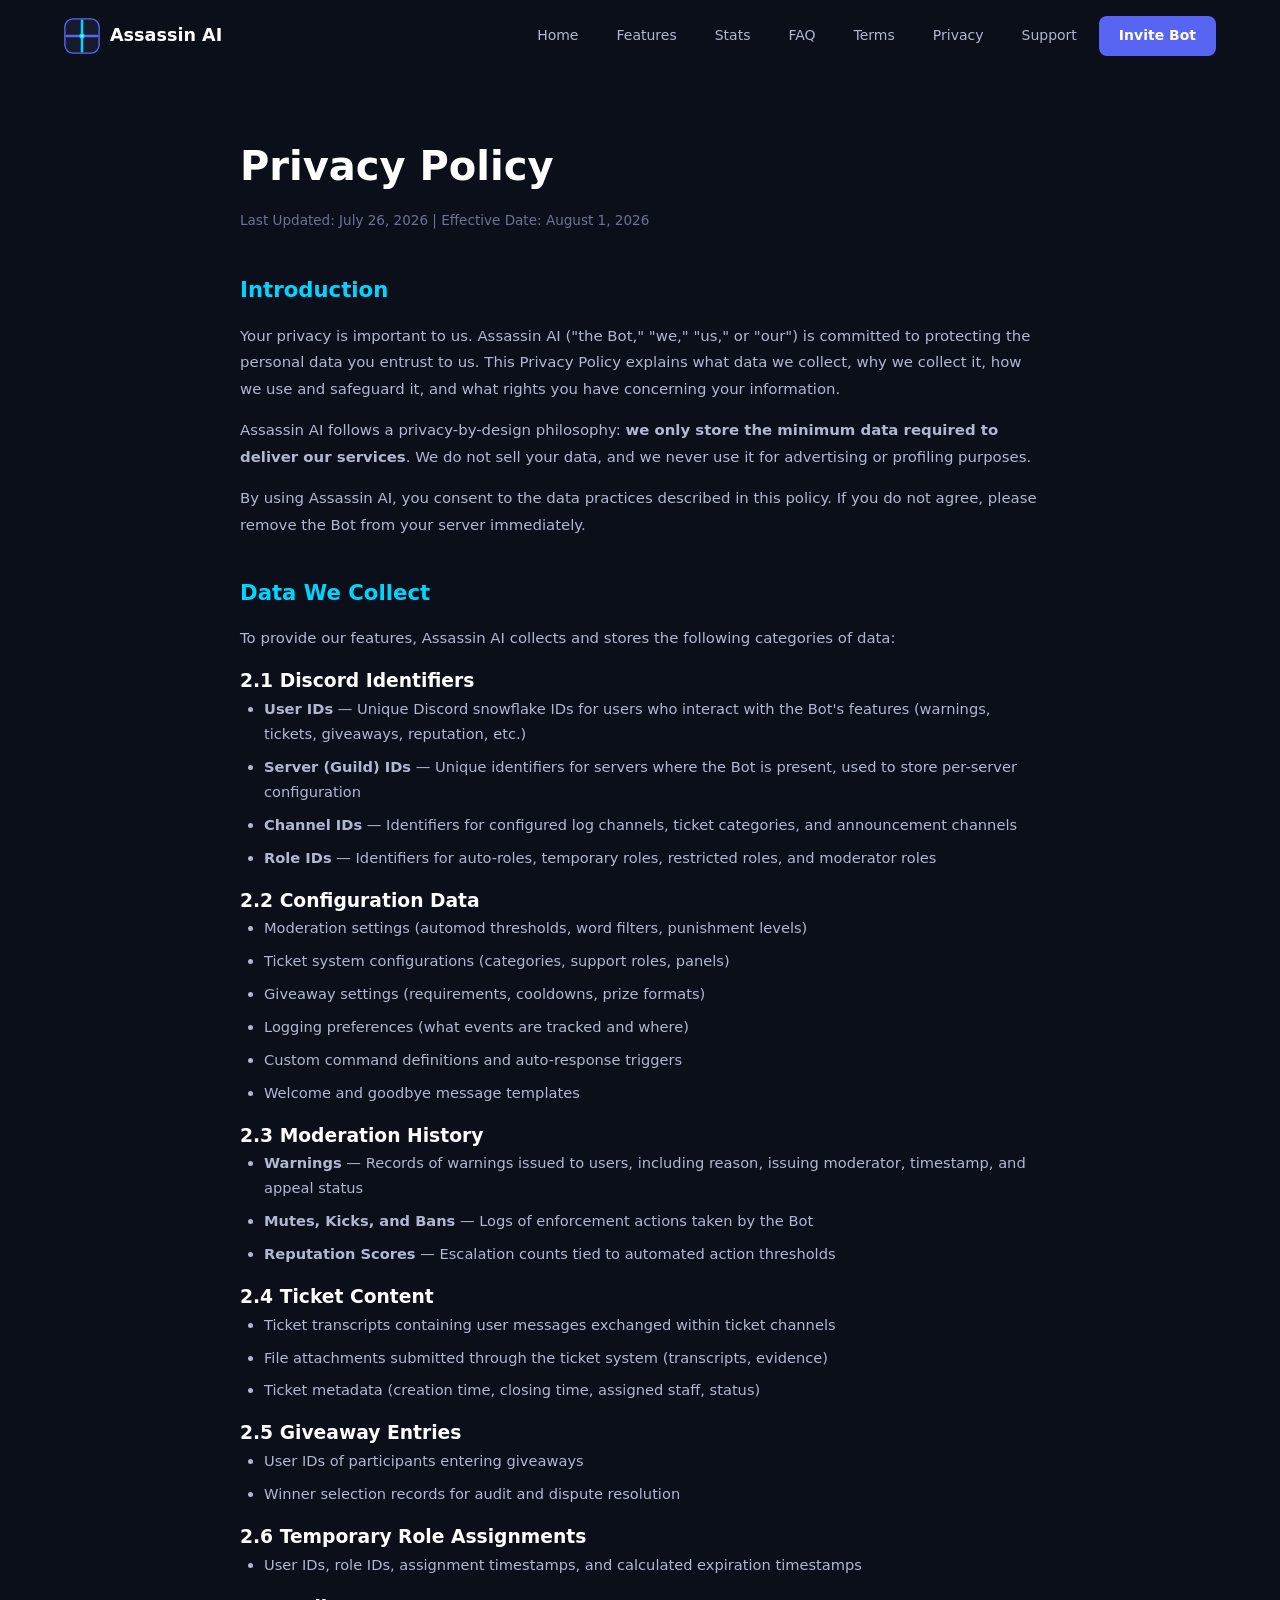
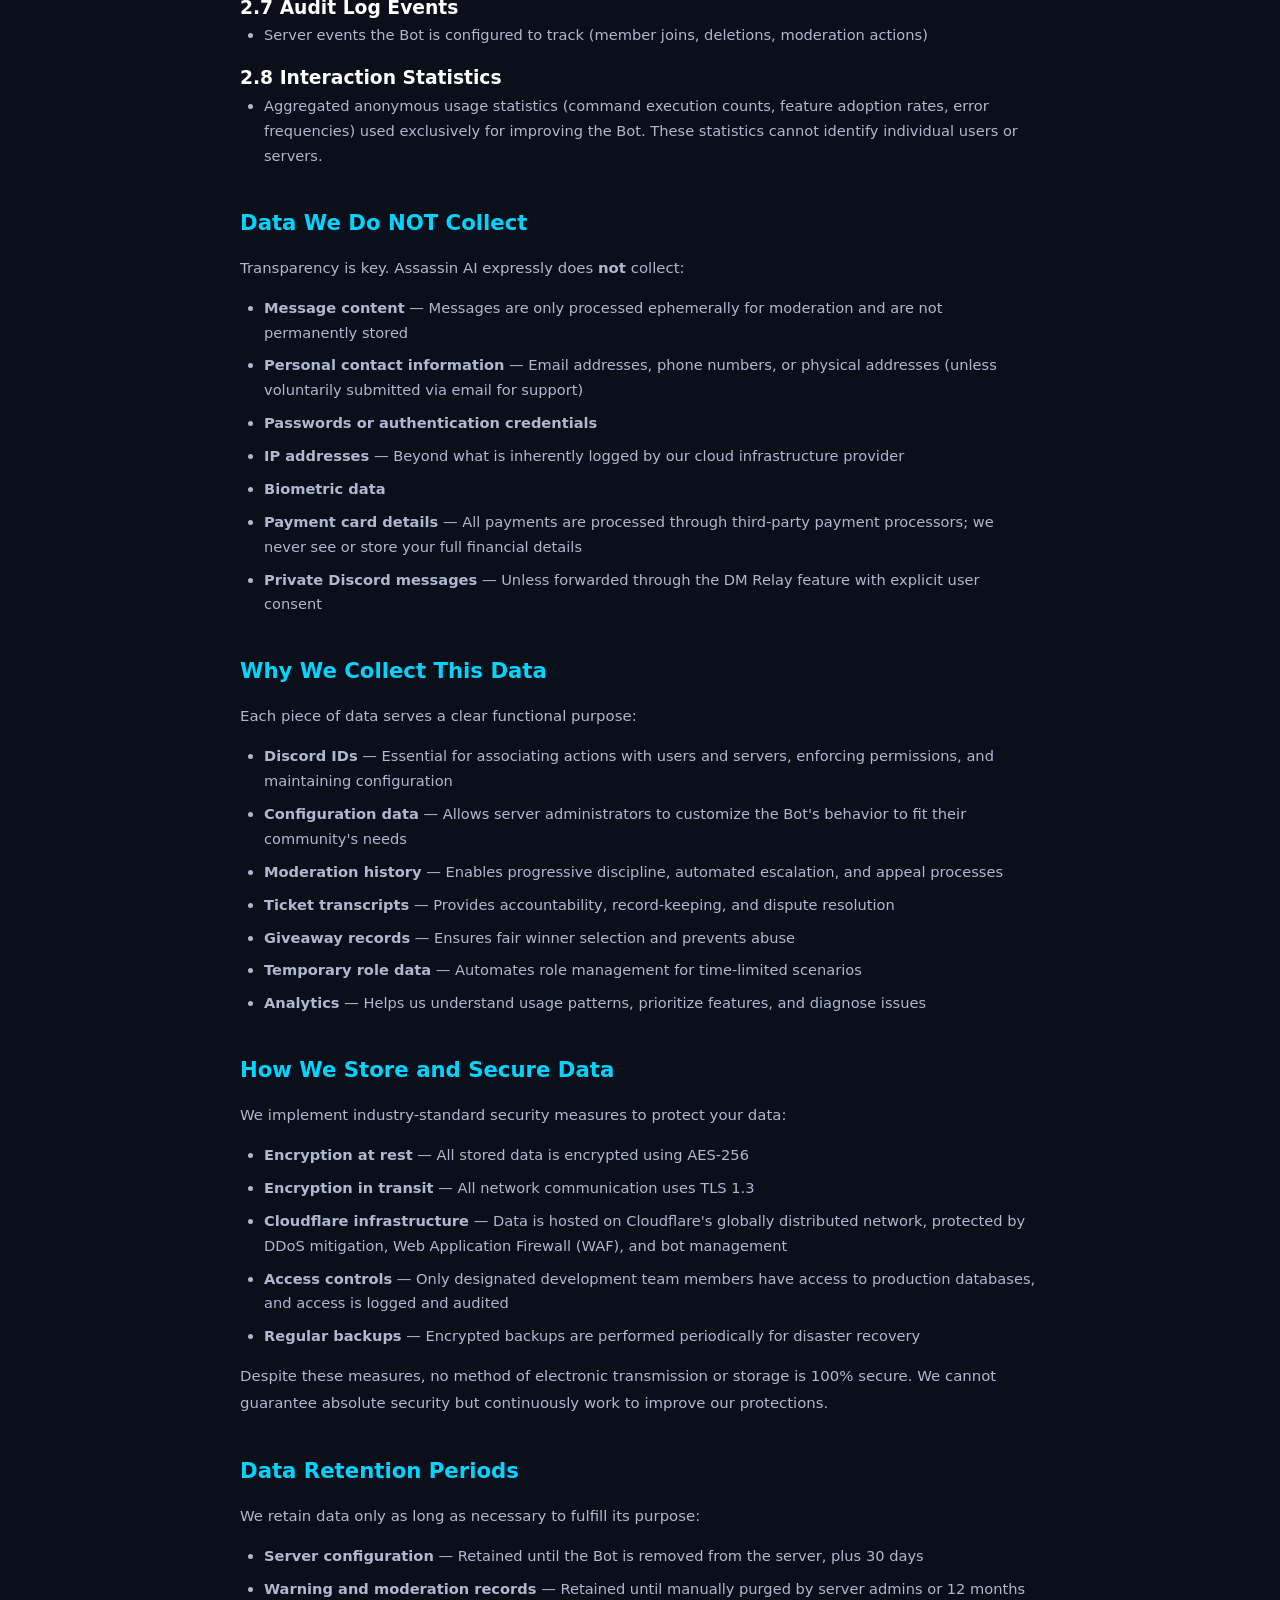
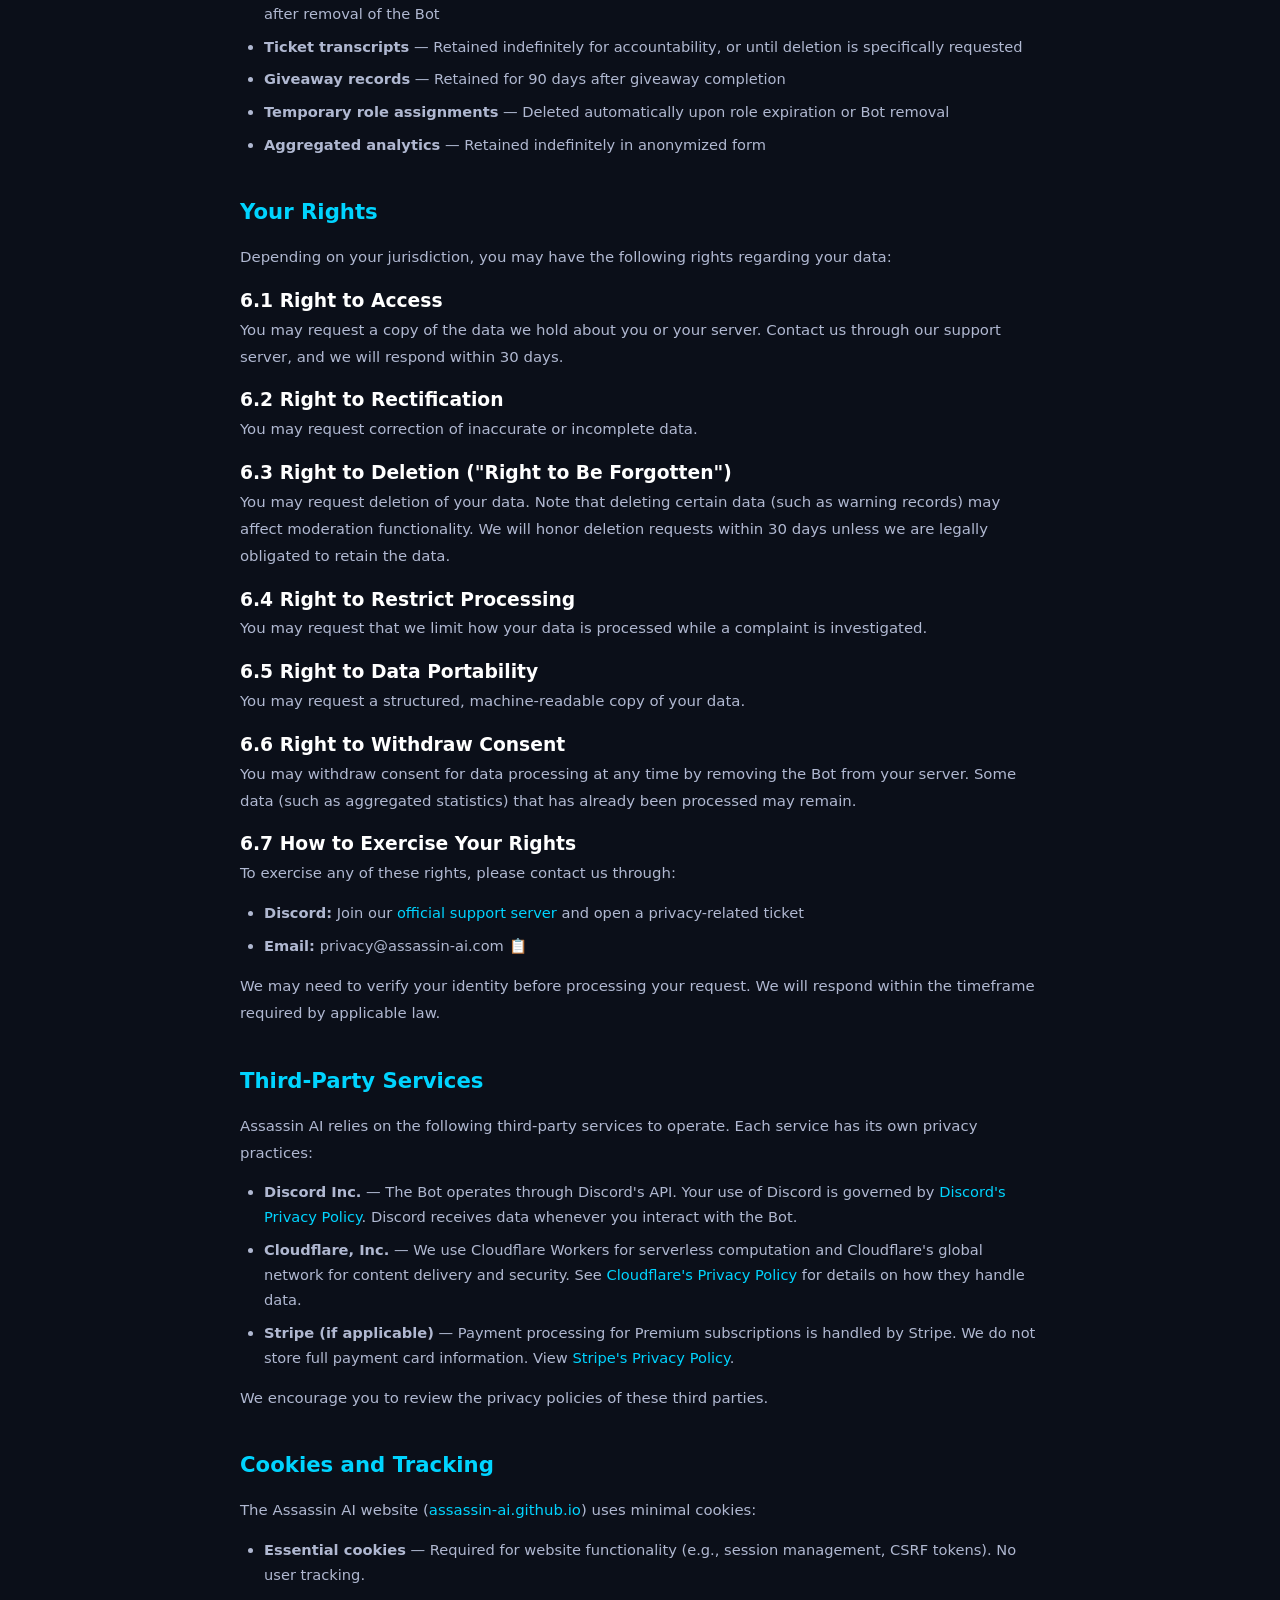
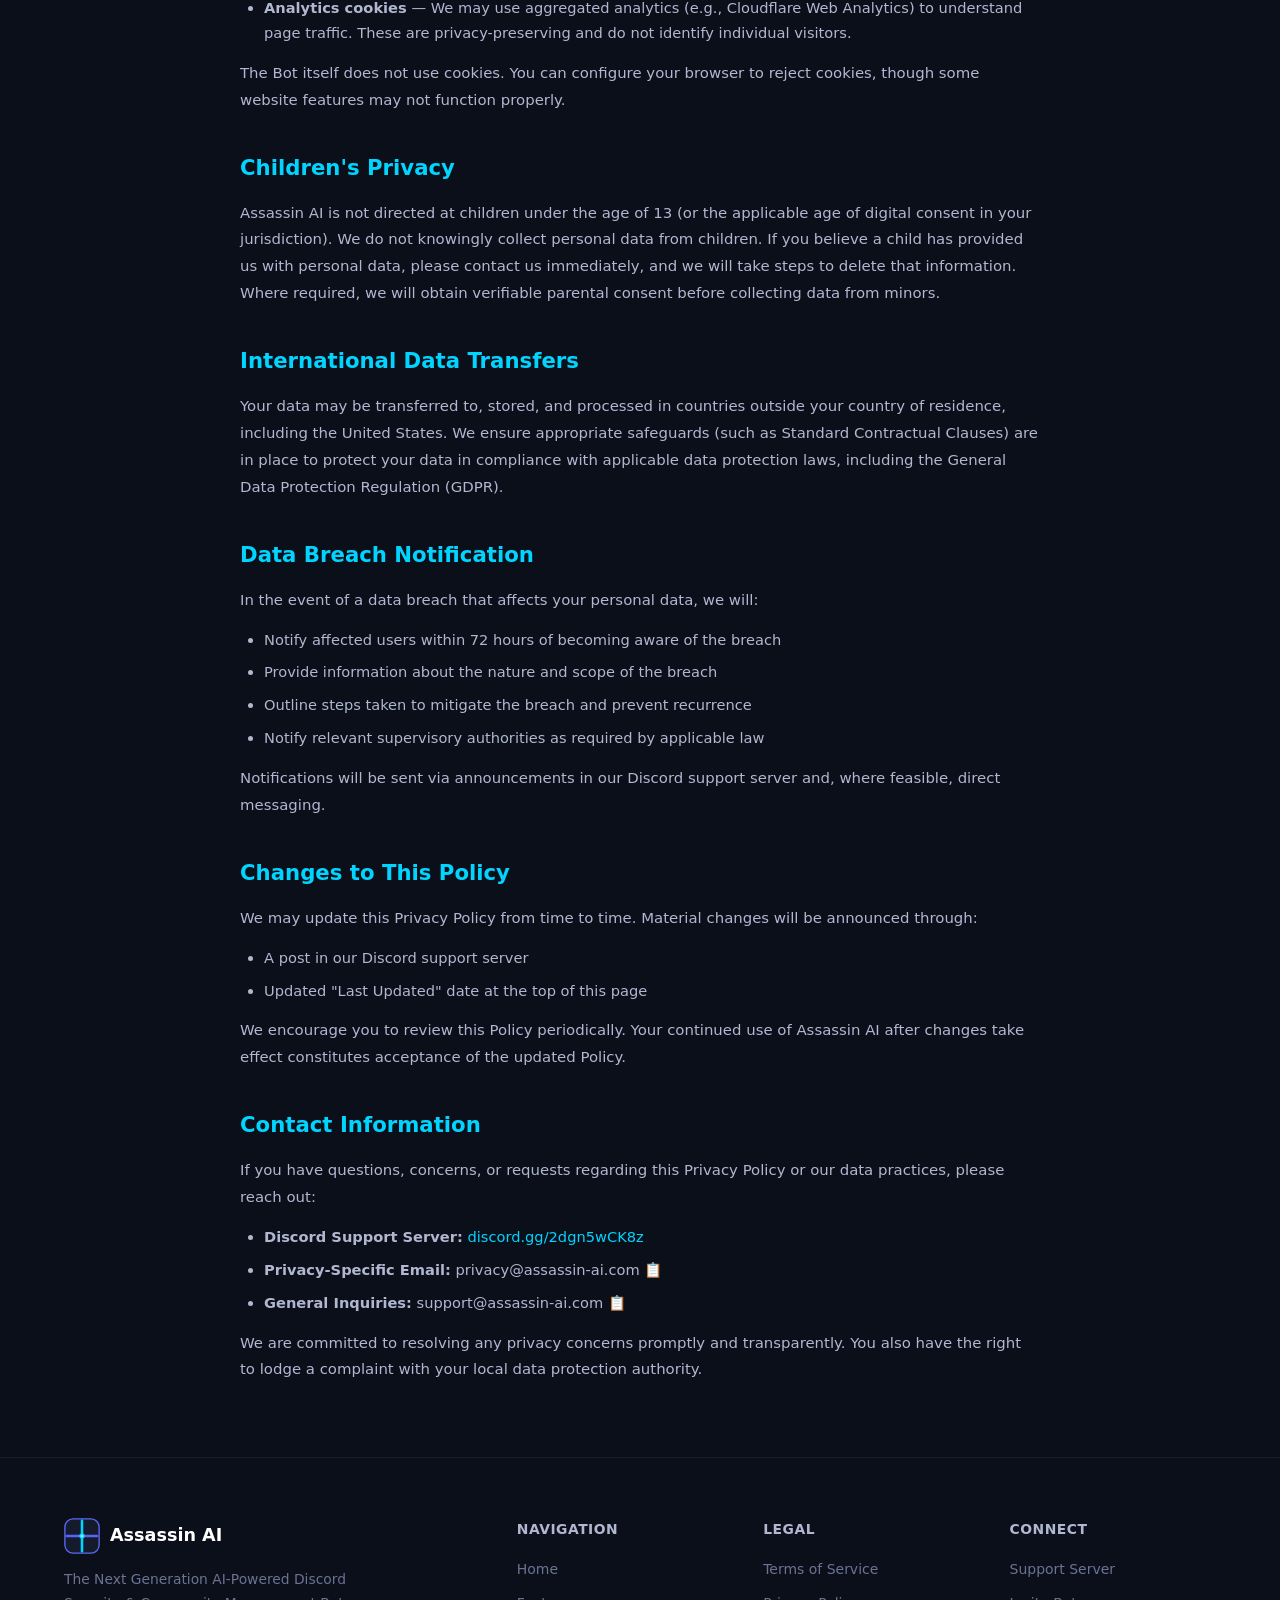
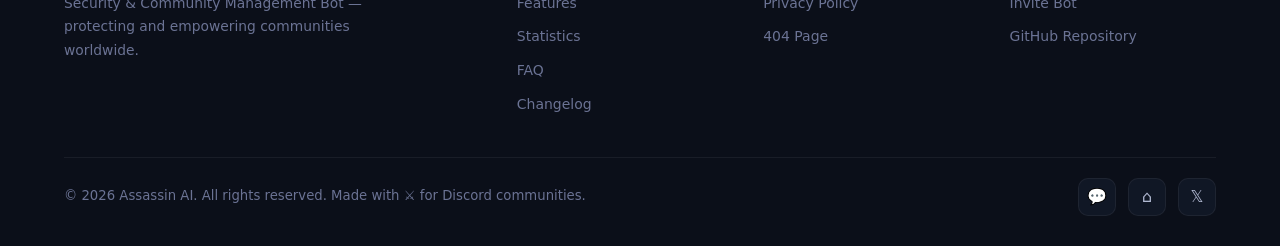
<file: privacy.html>
<!DOCTYPE html>
<html lang="en">
<head>
  <meta charset="UTF-8">
  <meta name="viewport" content="width=device-width, initial-scale=1.0">
  <title>Privacy Policy — Assassin AI</title>
  <meta name="description" content="Read the Privacy Policy for Assassin AI. Learn what data we collect, how we protect it, and your rights regarding your information.">
  <meta name="keywords" content="Assassin AI, Privacy Policy, data protection, Discord bot privacy, data collection, GDPR">
  <meta name="author" content="Assassin AI Team">
  <meta name="robots" content="index, follow">

  <!-- Open Graph -->
  <meta property="og:title" content="Privacy Policy — Assassin AI">
  <meta property="og:description" content="Learn how Assassin AI handles your data. Our commitment to transparency and privacy.">
  <meta property="og:type" content="website">
  <meta property="og:url" content="https://assassin-ai.github.io/privacy.html">
  <meta property="og:image" content="https://assassin-ai.github.io/logo.svg">

  <!-- Twitter Card -->
  <meta name="twitter:card" content="summary_large_image">
  <meta name="twitter:title" content="Privacy Policy — Assassin AI">
  <meta name="twitter:description" content="Learn how Assassin AI handles your data. Our commitment to transparency and privacy.">
  <meta name="twitter:image" content="https://assassin-ai.github.io/logo.svg">

  <link rel="canonical" href="https://assassin-ai.github.io/privacy.html">
  <link rel="icon" type="image/svg+xml" href="favicon.svg">
  <link rel="alternate icon" href="favicon.svg">
  <link rel="stylesheet" href="style.css">

  <!-- Performance: Preload Critical Resources -->
  <link rel="preload" href="style.css" as="style">
  <link rel="dns-prefetch" href="//static.cloudflareinsights.com">
  <link rel="preconnect" href="https://static.cloudflareinsights.com">
</head>
<body>

  <!-- ═══ LOADING SCREEN ═══ -->
  <div class="loading-screen" aria-hidden="true">
    <div class="loading-swords"></div>
    <div class="loading-bar"><div class="loading-bar-fill"></div></div>
  </div>

  <!-- ═══ NAVIGATION ═══ -->
  <nav class="navbar" role="navigation" aria-label="Main navigation">
    <div class="container">
      <a href="./" class="nav-logo" aria-label="Assassin AI Home">
        <img src="logo.svg" alt="Assassin AI Logo" width="36" height="36">
        <span>Assassin AI</span>
      </a>
      <div class="nav-links">
        <a href="./">Home</a>
        <a href="#features">Features</a>
        <a href="#stats">Stats</a>
        <a href="#faq">FAQ</a>
        <a href="terms.html">Terms</a>
        <a href="privacy.html">Privacy</a>
        <a href="https://discord.gg/2dgn5wCK8z" target="_blank" rel="noopener">Support</a>
        <a href="https://discord.com/oauth2/authorize?client_id=1528241066271178782&permissions=8&integration_type=0&scope=bot+applications.commands" target="_blank" rel="noopener" class="btn-primary">Invite Bot</a>
      </div>
      <button class="nav-toggle" aria-label="Toggle navigation menu">
        <span></span><span></span><span></span>
      </button>
    </div>
  </nav>

  <!-- ═══ PRIVACY POLICY ═══ -->
  <main class="legal-page">
    <div class="container">
      <article>
        <h1>Privacy Policy</h1>
        <p class="last-updated">Last Updated: July 26, 2026 | Effective Date: August 1, 2026</p>

        <section>
          <h2>Introduction</h2>
          <p>Your privacy is important to us. Assassin AI ("the Bot," "we," "us," or "our") is committed to protecting the personal data you entrust to us. This Privacy Policy explains what data we collect, why we collect it, how we use and safeguard it, and what rights you have concerning your information.</p>
          <p>Assassin AI follows a privacy-by-design philosophy: <strong>we only store the minimum data required to deliver our services</strong>. We do not sell your data, and we never use it for advertising or profiling purposes.</p>
          <p>By using Assassin AI, you consent to the data practices described in this policy. If you do not agree, please remove the Bot from your server immediately.</p>
        </section>

        <section>
          <h2>Data We Collect</h2>
          <p>To provide our features, Assassin AI collects and stores the following categories of data:</p>

          <h3>2.1 Discord Identifiers</h3>
          <ul>
            <li><strong>User IDs</strong> — Unique Discord snowflake IDs for users who interact with the Bot's features (warnings, tickets, giveaways, reputation, etc.)</li>
            <li><strong>Server (Guild) IDs</strong> — Unique identifiers for servers where the Bot is present, used to store per-server configuration</li>
            <li><strong>Channel IDs</strong> — Identifiers for configured log channels, ticket categories, and announcement channels</li>
            <li><strong>Role IDs</strong> — Identifiers for auto-roles, temporary roles, restricted roles, and moderator roles</li>
          </ul>

          <h3>2.2 Configuration Data</h3>
          <ul>
            <li>Moderation settings (automod thresholds, word filters, punishment levels)</li>
            <li>Ticket system configurations (categories, support roles, panels)</li>
            <li>Giveaway settings (requirements, cooldowns, prize formats)</li>
            <li>Logging preferences (what events are tracked and where)</li>
            <li>Custom command definitions and auto-response triggers</li>
            <li>Welcome and goodbye message templates</li>
          </ul>

          <h3>2.3 Moderation History</h3>
          <ul>
            <li><strong>Warnings</strong> — Records of warnings issued to users, including reason, issuing moderator, timestamp, and appeal status</li>
            <li><strong>Mutes, Kicks, and Bans</strong> — Logs of enforcement actions taken by the Bot</li>
            <li><strong>Reputation Scores</strong> — Escalation counts tied to automated action thresholds</li>
          </ul>

          <h3>2.4 Ticket Content</h3>
          <ul>
            <li>Ticket transcripts containing user messages exchanged within ticket channels</li>
            <li>File attachments submitted through the ticket system (transcripts, evidence)</li>
            <li>Ticket metadata (creation time, closing time, assigned staff, status)</li>
          </ul>

          <h3>2.5 Giveaway Entries</h3>
          <ul>
            <li>User IDs of participants entering giveaways</li>
            <li>Winner selection records for audit and dispute resolution</li>
          </ul>

          <h3>2.6 Temporary Role Assignments</h3>
          <ul>
            <li>User IDs, role IDs, assignment timestamps, and calculated expiration timestamps</li>
          </ul>

          <h3>2.7 Audit Log Events</h3>
          <ul>
            <li>Server events the Bot is configured to track (member joins, deletions, moderation actions)</li>
          </ul>

          <h3>2.8 Interaction Statistics</h3>
          <ul>
            <li>Aggregated anonymous usage statistics (command execution counts, feature adoption rates, error frequencies) used exclusively for improving the Bot. These statistics cannot identify individual users or servers.</li>
          </ul>
        </section>

        <section>
          <h2>Data We Do NOT Collect</h2>
          <p>Transparency is key. Assassin AI expressly does <strong>not</strong> collect:</p>
          <ul>
            <li><strong>Message content</strong> — Messages are only processed ephemerally for moderation and are not permanently stored</li>
            <li><strong>Personal contact information</strong> — Email addresses, phone numbers, or physical addresses (unless voluntarily submitted via email for support)</li>
            <li><strong>Passwords or authentication credentials</strong></li>
            <li><strong>IP addresses</strong> — Beyond what is inherently logged by our cloud infrastructure provider</li>
            <li><strong>Biometric data</strong></li>
            <li><strong>Payment card details</strong> — All payments are processed through third-party payment processors; we never see or store your full financial details</li>
            <li><strong>Private Discord messages</strong> — Unless forwarded through the DM Relay feature with explicit user consent</li>
          </ul>
        </section>

        <section>
          <h2>Why We Collect This Data</h2>
          <p>Each piece of data serves a clear functional purpose:</p>
          <ul>
            <li><strong>Discord IDs</strong> — Essential for associating actions with users and servers, enforcing permissions, and maintaining configuration</li>
            <li><strong>Configuration data</strong> — Allows server administrators to customize the Bot's behavior to fit their community's needs</li>
            <li><strong>Moderation history</strong> — Enables progressive discipline, automated escalation, and appeal processes</li>
            <li><strong>Ticket transcripts</strong> — Provides accountability, record-keeping, and dispute resolution</li>
            <li><strong>Giveaway records</strong> — Ensures fair winner selection and prevents abuse</li>
            <li><strong>Temporary role data</strong> — Automates role management for time-limited scenarios</li>
            <li><strong>Analytics</strong> — Helps us understand usage patterns, prioritize features, and diagnose issues</li>
          </ul>
        </section>

        <section>
          <h2>How We Store and Secure Data</h2>
          <p>We implement industry-standard security measures to protect your data:</p>
          <ul>
            <li><strong>Encryption at rest</strong> — All stored data is encrypted using AES-256</li>
            <li><strong>Encryption in transit</strong> — All network communication uses TLS 1.3</li>
            <li><strong>Cloudflare infrastructure</strong> — Data is hosted on Cloudflare's globally distributed network, protected by DDoS mitigation, Web Application Firewall (WAF), and bot management</li>
            <li><strong>Access controls</strong> — Only designated development team members have access to production databases, and access is logged and audited</li>
            <li><strong>Regular backups</strong> — Encrypted backups are performed periodically for disaster recovery</li>
          </ul>
          <p>Despite these measures, no method of electronic transmission or storage is 100% secure. We cannot guarantee absolute security but continuously work to improve our protections.</p>
        </section>

        <section>
          <h2>Data Retention Periods</h2>
          <p>We retain data only as long as necessary to fulfill its purpose:</p>
          <ul>
            <li><strong>Server configuration</strong> — Retained until the Bot is removed from the server, plus 30 days</li>
            <li><strong>Warning and moderation records</strong> — Retained until manually purged by server admins or 12 months after removal of the Bot</li>
            <li><strong>Ticket transcripts</strong> — Retained indefinitely for accountability, or until deletion is specifically requested</li>
            <li><strong>Giveaway records</strong> — Retained for 90 days after giveaway completion</li>
            <li><strong>Temporary role assignments</strong> — Deleted automatically upon role expiration or Bot removal</li>
            <li><strong>Aggregated analytics</strong> — Retained indefinitely in anonymized form</li>
          </ul>
        </section>

        <section>
          <h2>Your Rights</h2>
          <p>Depending on your jurisdiction, you may have the following rights regarding your data:</p>

          <h3>6.1 Right to Access</h3>
          <p>You may request a copy of the data we hold about you or your server. Contact us through our support server, and we will respond within 30 days.</p>

          <h3>6.2 Right to Rectification</h3>
          <p>You may request correction of inaccurate or incomplete data.</p>

          <h3>6.3 Right to Deletion ("Right to Be Forgotten")</h3>
          <p>You may request deletion of your data. Note that deleting certain data (such as warning records) may affect moderation functionality. We will honor deletion requests within 30 days unless we are legally obligated to retain the data.</p>

          <h3>6.4 Right to Restrict Processing</h3>
          <p>You may request that we limit how your data is processed while a complaint is investigated.</p>

          <h3>6.5 Right to Data Portability</h3>
          <p>You may request a structured, machine-readable copy of your data.</p>

          <h3>6.6 Right to Withdraw Consent</h3>
          <p>You may withdraw consent for data processing at any time by removing the Bot from your server. Some data (such as aggregated statistics) that has already been processed may remain.</p>

          <h3>6.7 How to Exercise Your Rights</h3>
          <p>To exercise any of these rights, please contact us through:</p>
          <ul>
            <li><strong>Discord:</strong> Join our <a href="https://discord.gg/2dgn5wCK8z" target="_blank" rel="noopener">official support server</a> and open a privacy-related ticket</li>
            <li><strong>Email:</strong> <span data-copy="privacy@assassin-ai.com">privacy@assassin-ai.com 📋</span></li>
          </ul>
          <p>We may need to verify your identity before processing your request. We will respond within the timeframe required by applicable law.</p>
        </section>

        <section>
          <h2>Third-Party Services</h2>
          <p>Assassin AI relies on the following third-party services to operate. Each service has its own privacy practices:</p>
          <ul>
            <li><strong>Discord Inc.</strong> — The Bot operates through Discord's API. Your use of Discord is governed by <a href="https://discord.com/privacy" target="_blank" rel="noopener">Discord's Privacy Policy</a>. Discord receives data whenever you interact with the Bot.</li>
            <li><strong>Cloudflare, Inc.</strong> — We use Cloudflare Workers for serverless computation and Cloudflare's global network for content delivery and security. See <a href="https://www.cloudflare.com/privacypolicy/" target="_blank" rel="noopener">Cloudflare's Privacy Policy</a> for details on how they handle data.</li>
            <li><strong>Stripe (if applicable)</strong> — Payment processing for Premium subscriptions is handled by Stripe. We do not store full payment card information. View <a href="https://stripe.com/privacy" target="_blank" rel="noopener">Stripe's Privacy Policy</a>.</li>
          </ul>
          <p>We encourage you to review the privacy policies of these third parties.</p>
        </section>

        <section>
          <h2>Cookies and Tracking</h2>
          <p>The Assassin AI website (<a href="./">assassin-ai.github.io</a>) uses minimal cookies:</p>
          <ul>
            <li><strong>Essential cookies</strong> — Required for website functionality (e.g., session management, CSRF tokens). No user tracking.</li>
            <li><strong>Analytics cookies</strong> — We may use aggregated analytics (e.g., Cloudflare Web Analytics) to understand page traffic. These are privacy-preserving and do not identify individual visitors.</li>
          </ul>
          <p>The Bot itself does not use cookies. You can configure your browser to reject cookies, though some website features may not function properly.</p>
        </section>

        <section>
          <h2>Children's Privacy</h2>
          <p>Assassin AI is not directed at children under the age of 13 (or the applicable age of digital consent in your jurisdiction). We do not knowingly collect personal data from children. If you believe a child has provided us with personal data, please contact us immediately, and we will take steps to delete that information. Where required, we will obtain verifiable parental consent before collecting data from minors.</p>
        </section>

        <section>
          <h2>International Data Transfers</h2>
          <p>Your data may be transferred to, stored, and processed in countries outside your country of residence, including the United States. We ensure appropriate safeguards (such as Standard Contractual Clauses) are in place to protect your data in compliance with applicable data protection laws, including the General Data Protection Regulation (GDPR).</p>
        </section>

        <section>
          <h2>Data Breach Notification</h2>
          <p>In the event of a data breach that affects your personal data, we will:</p>
          <ul>
            <li>Notify affected users within 72 hours of becoming aware of the breach</li>
            <li>Provide information about the nature and scope of the breach</li>
            <li>Outline steps taken to mitigate the breach and prevent recurrence</li>
            <li>Notify relevant supervisory authorities as required by applicable law</li>
          </ul>
          <p>Notifications will be sent via announcements in our Discord support server and, where feasible, direct messaging.</p>
        </section>

        <section>
          <h2>Changes to This Policy</h2>
          <p>We may update this Privacy Policy from time to time. Material changes will be announced through:</p>
          <ul>
            <li>A post in our Discord support server</li>
            <li>Updated "Last Updated" date at the top of this page</li>
          </ul>
          <p>We encourage you to review this Policy periodically. Your continued use of Assassin AI after changes take effect constitutes acceptance of the updated Policy.</p>
        </section>

        <section>
          <h2>Contact Information</h2>
          <p>If you have questions, concerns, or requests regarding this Privacy Policy or our data practices, please reach out:</p>
          <ul>
            <li><strong>Discord Support Server:</strong> <a href="https://discord.gg/2dgn5wCK8z" target="_blank" rel="noopener">discord.gg/2dgn5wCK8z</a></li>
            <li><strong>Privacy-Specific Email:</strong> <span data-copy="privacy@assassin-ai.com">privacy@assassin-ai.com 📋</span></li>
            <li><strong>General Inquiries:</strong> <span data-copy="support@assassin-ai.com">support@assassin-ai.com 📋</span></li>
          </ul>
          <p>We are committed to resolving any privacy concerns promptly and transparently. You also have the right to lodge a complaint with your local data protection authority.</p>
        </section>
      </article>
    </div>
  </main>

  <!-- ═══ FOOTER ═══ -->
  <footer class="footer">
    <div class="container">
      <div class="footer-grid">
        <div class="footer-brand">
          <a href="./" class="nav-logo">
            <img src="logo.svg" loading="lazy" alt="Assassin AI" width="36" height="36">
            <span>Assassin AI</span>
          </a>
          <p>The Next Generation AI-Powered Discord Security &amp; Community Management Bot — protecting and empowering communities worldwide.</p>
        </div>
        <div>
          <h4>Navigation</h4>
          <div class="footer-links">
            <a href="./">Home</a>
            <a href="#features">Features</a>
            <a href="#stats">Statistics</a>
            <a href="#faq">FAQ</a>
            <a href="#changelog">Changelog</a>
          </div>
        </div>
        <div>
          <h4>Legal</h4>
          <div class="footer-links">
            <a href="terms.html">Terms of Service</a>
            <a href="privacy.html">Privacy Policy</a>
            <a href="404.html">404 Page</a>
          </div>
        </div>
        <div>
          <h4>Connect</h4>
          <div class="footer-links">
            <a href="https://discord.gg/2dgn5wCK8z" target="_blank" rel="noopener">Support Server</a>
            <a href="https://discord.com/oauth2/authorize?client_id=1528241066271178782&permissions=8&integration_type=0&scope=bot+applications.commands" target="_blank" rel="noopener">Invite Bot</a>
            <a href="#" target="_blank" rel="noopener">GitHub Repository</a>
          </div>
        </div>
      </div>
      <div class="footer-bottom">
        <p>&copy; <span data-year>2026</span> Assassin AI. All rights reserved. Made with ⚔️ for Discord communities.</p>
        <div class="footer-social">
          <a href="https://discord.gg/2dgn5wCK8z" target="_blank" rel="noopener" aria-label="Discord">💬</a>
          <a href="#" target="_blank" rel="noopener" aria-label="GitHub">⌂</a>
          <a href="#" target="_blank" rel="noopener" aria-label="Twitter">𝕏</a>
        </div>
      </div>
    </div>
  </footer>

  <!-- Back to Top -->
  <button class="back-to-top" aria-label="Back to top">↑</button>

  <script src="main.js" defer></script>
<script async type="module" src="https://static.cloudflareinsights.com/beacon.min.js/v4513226cdae34746b4dedf0b4dfa099e1781791509496" integrity="sha512-ZE9pZaUXND66v380QUtch/5sE9tPFh2zg45pR2PB0CVkCtOREv2AJKkSidISWkysEuQ0EH8faUU5du78bx87UQ==" data-cf-beacon='{"version":"2024.11.0","token":"a5d92e7af2fa4610bfbf5597758c945c","r":1}' crossorigin="anonymous"></script>
</body>
</html>
</file>
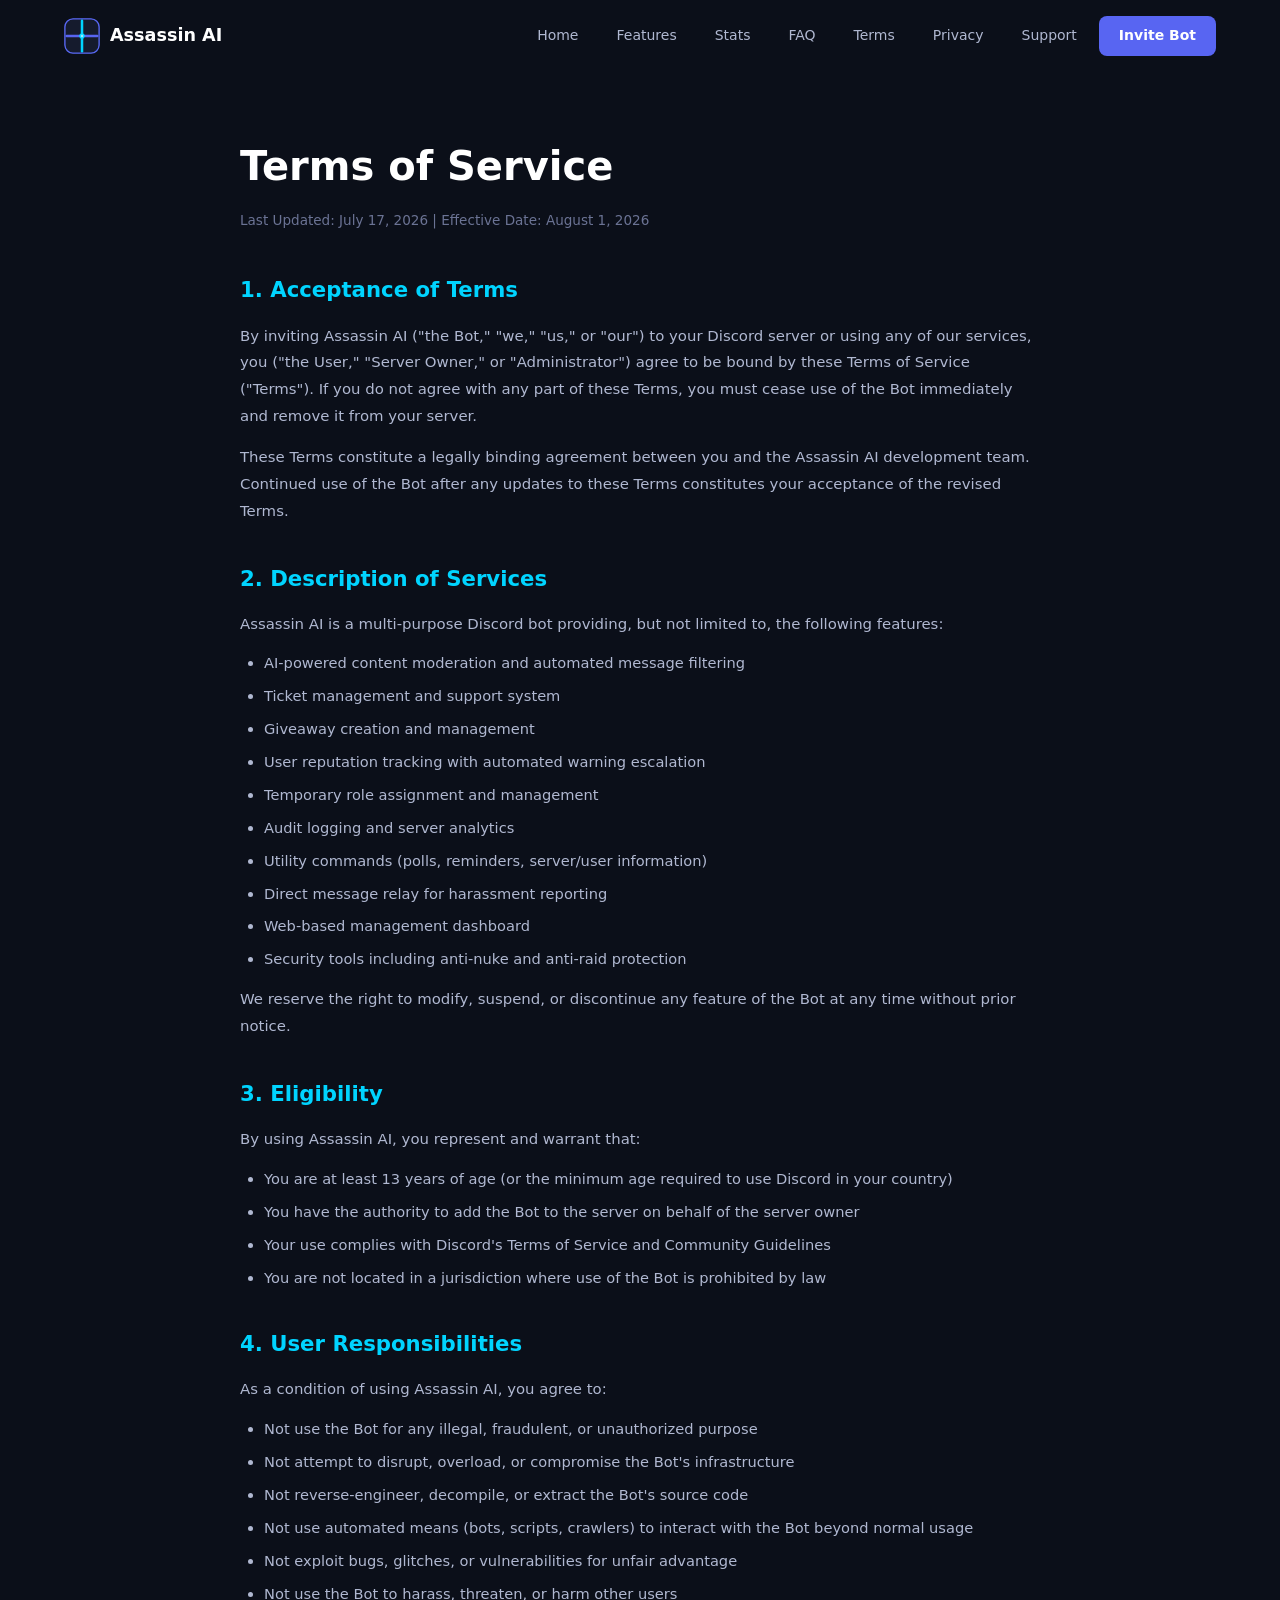
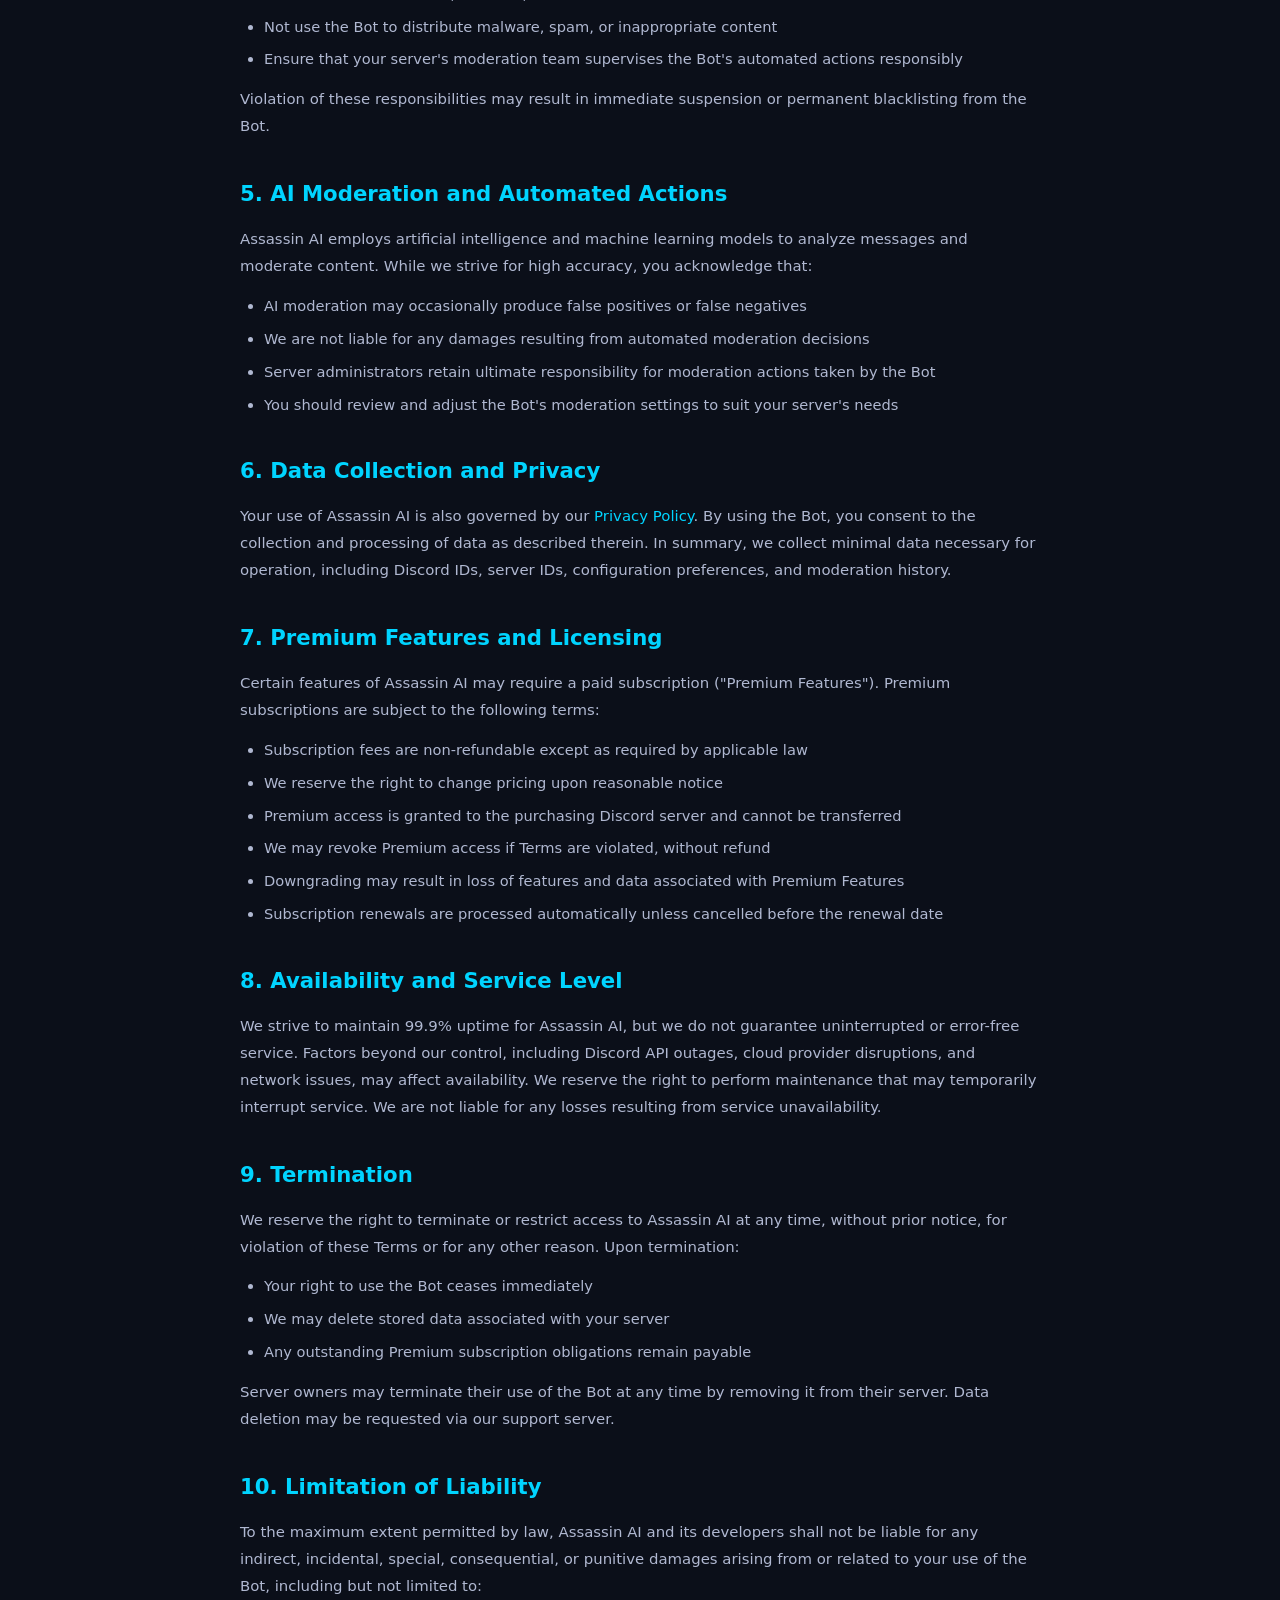
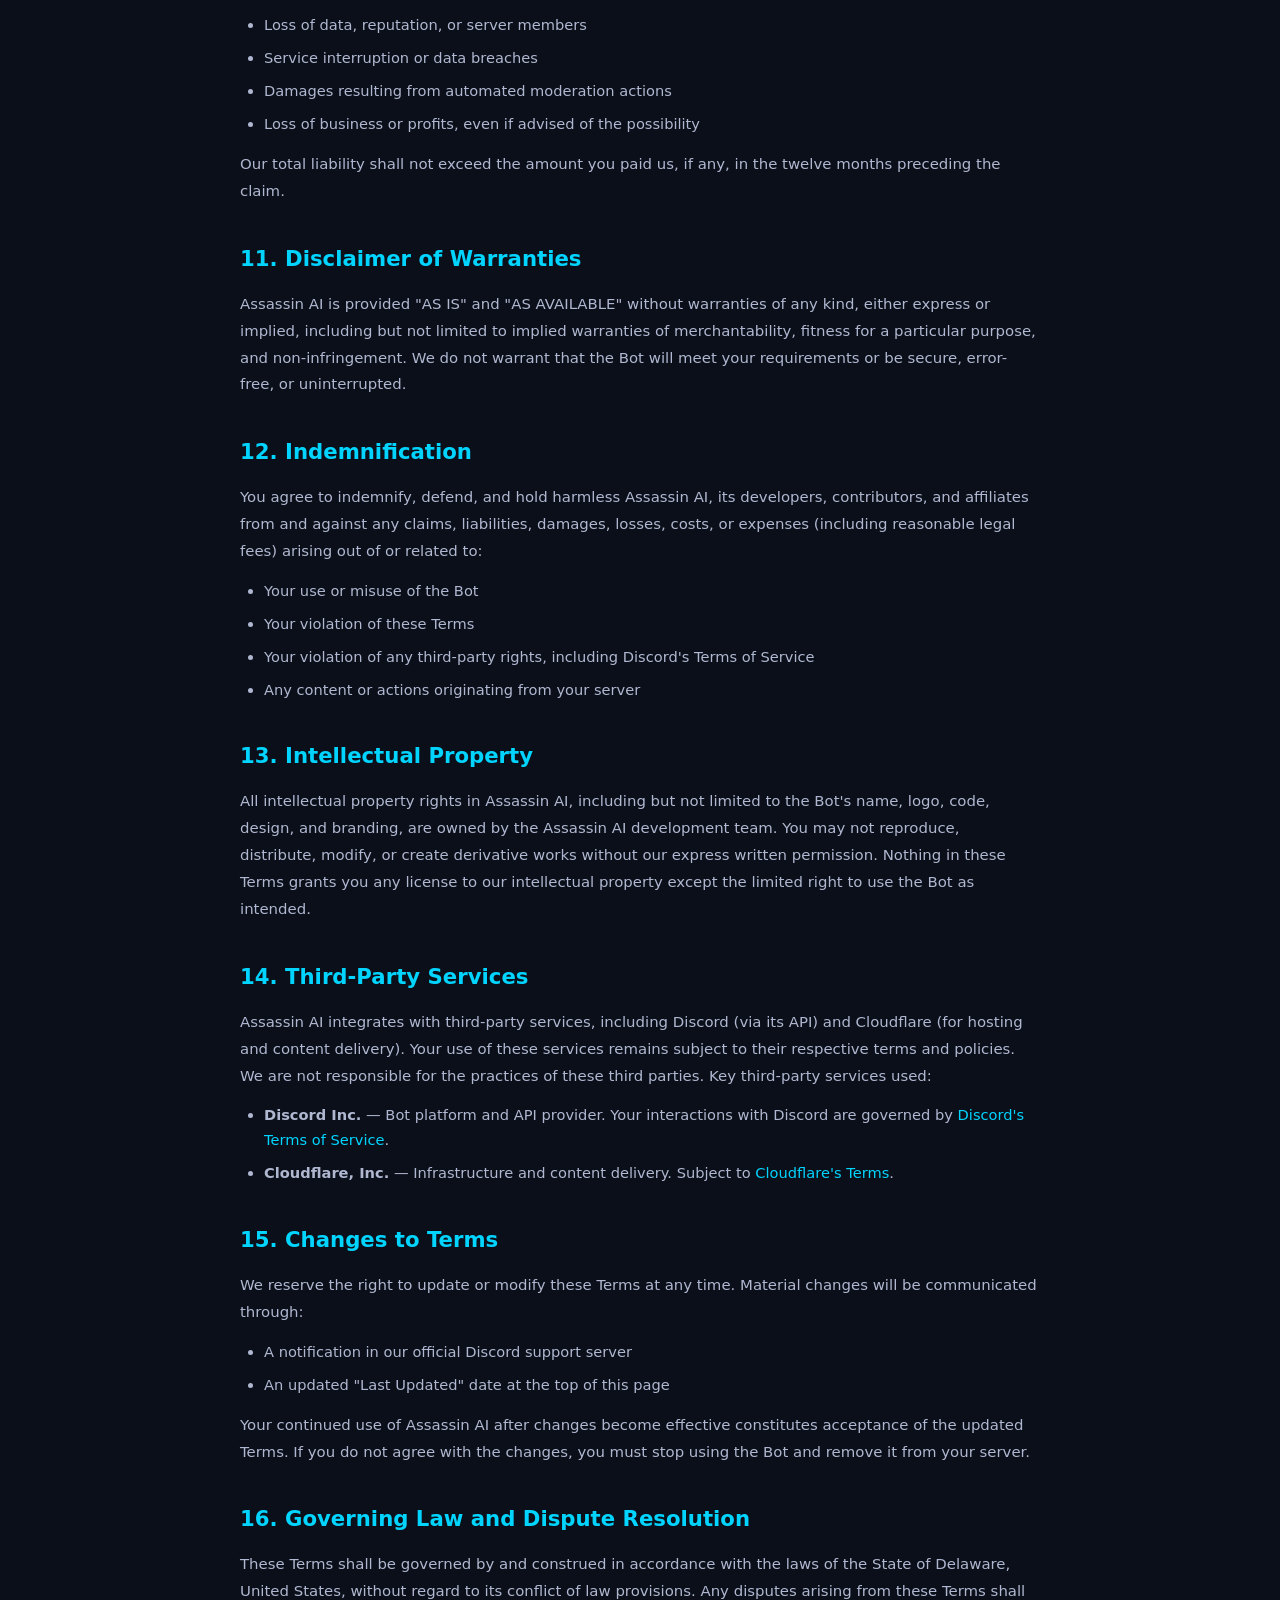
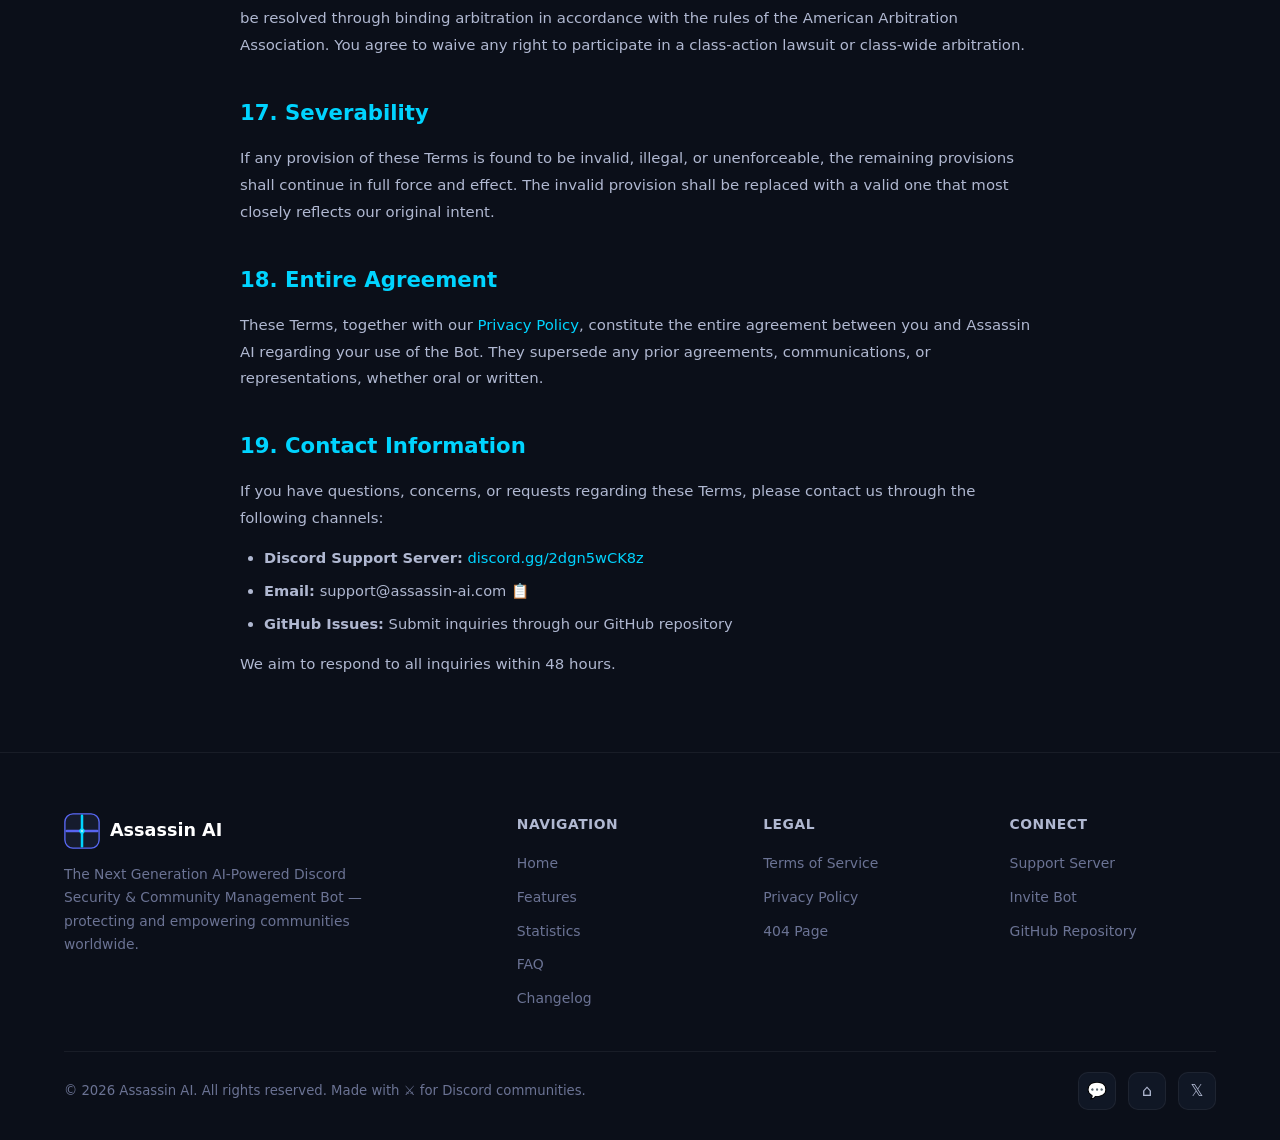
<file: terms.html>
<!DOCTYPE html>
<html lang="en">
<head>
  <meta charset="UTF-8">
  <meta name="viewport" content="width=device-width, initial-scale=1.0">
  <title>Terms of Service — Assassin AI</title>
  <meta name="description" content="Read the Terms of Service for Assassin AI, the AI-powered Discord security and community management bot. Understand your rights and obligations when using our services.">
  <meta name="keywords" content="Assassin AI, Terms of Service, Discord bot terms, bot usage agreement, legal">
  <meta name="author" content="Assassin AI Team">
  <meta name="robots" content="index, follow">

  <!-- Open Graph -->
  <meta property="og:title" content="Terms of Service — Assassin AI">
  <meta property="og:description" content="Understand your rights and obligations when using Assassin AI, the next-generation Discord management bot.">
  <meta property="og:type" content="website">
  <meta property="og:url" content="https://assassin-ai.github.io/terms.html">
  <meta property="og:image" content="https://assassin-ai.github.io/logo.svg">

  <!-- Twitter Card -->
  <meta name="twitter:card" content="summary_large_image">
  <meta name="twitter:title" content="Terms of Service — Assassin AI">
  <meta name="twitter:description" content="Understand your rights and obligations when using Assassin AI.">
  <meta name="twitter:image" content="https://assassin-ai.github.io/logo.svg">

  <link rel="canonical" href="https://assassin-ai.github.io/terms.html">
  <link rel="icon" type="image/svg+xml" href="favicon.svg">
  <link rel="alternate icon" href="favicon.svg">
  <link rel="stylesheet" href="style.css">

  <!-- Performance: Preload Critical Resources -->
  <link rel="preload" href="style.css" as="style">
  <link rel="dns-prefetch" href="//static.cloudflareinsights.com">
  <link rel="preconnect" href="https://static.cloudflareinsights.com">
</head>
<body>

  <!-- ═══ LOADING SCREEN ═══ -->
  <div class="loading-screen" aria-hidden="true">
    <div class="loading-swords"></div>
    <div class="loading-bar"><div class="loading-bar-fill"></div></div>
  </div>

  <!-- ═══ NAVIGATION ═══ -->
  <nav class="navbar" role="navigation" aria-label="Main navigation">
    <div class="container">
      <a href="./" class="nav-logo" aria-label="Assassin AI Home">
        <img src="logo.svg" alt="Assassin AI Logo" width="36" height="36">
        <span>Assassin AI</span>
      </a>
      <div class="nav-links">
        <a href="./">Home</a>
        <a href="#features">Features</a>
        <a href="#stats">Stats</a>
        <a href="#faq">FAQ</a>
        <a href="terms.html">Terms</a>
        <a href="privacy.html">Privacy</a>
        <a href="https://discord.gg/2dgn5wCK8z" target="_blank" rel="noopener">Support</a>
        <a href="https://discord.com/oauth2/authorize?client_id=1528241066271178782&permissions=8&integration_type=0&scope=bot+applications.commands" target="_blank" rel="noopener" class="btn-primary">Invite Bot</a>
      </div>
      <button class="nav-toggle" aria-label="Toggle navigation menu">
        <span></span><span></span><span></span>
      </button>
    </div>
  </nav>

  <!-- ═══ TERMS OF SERVICE ═══ -->
  <main class="legal-page">
    <div class="container">
      <article>
        <h1>Terms of Service</h1>
        <p class="last-updated">Last Updated: July 17, 2026 | Effective Date: August 1, 2026</p>

        <section>
          <h2>1. Acceptance of Terms</h2>
          <p>By inviting Assassin AI ("the Bot," "we," "us," or "our") to your Discord server or using any of our services, you ("the User," "Server Owner," or "Administrator") agree to be bound by these Terms of Service ("Terms"). If you do not agree with any part of these Terms, you must cease use of the Bot immediately and remove it from your server.</p>
          <p>These Terms constitute a legally binding agreement between you and the Assassin AI development team. Continued use of the Bot after any updates to these Terms constitutes your acceptance of the revised Terms.</p>
        </section>

        <section>
          <h2>2. Description of Services</h2>
          <p>Assassin AI is a multi-purpose Discord bot providing, but not limited to, the following features:</p>
          <ul>
            <li>AI-powered content moderation and automated message filtering</li>
            <li>Ticket management and support system</li>
            <li>Giveaway creation and management</li>
            <li>User reputation tracking with automated warning escalation</li>
            <li>Temporary role assignment and management</li>
            <li>Audit logging and server analytics</li>
            <li>Utility commands (polls, reminders, server/user information)</li>
            <li>Direct message relay for harassment reporting</li>
            <li>Web-based management dashboard</li>
            <li>Security tools including anti-nuke and anti-raid protection</li>
          </ul>
          <p>We reserve the right to modify, suspend, or discontinue any feature of the Bot at any time without prior notice.</p>
        </section>

        <section>
          <h2>3. Eligibility</h2>
          <p>By using Assassin AI, you represent and warrant that:</p>
          <ul>
            <li>You are at least 13 years of age (or the minimum age required to use Discord in your country)</li>
            <li>You have the authority to add the Bot to the server on behalf of the server owner</li>
            <li>Your use complies with Discord's Terms of Service and Community Guidelines</li>
            <li>You are not located in a jurisdiction where use of the Bot is prohibited by law</li>
          </ul>
        </section>

        <section>
          <h2>4. User Responsibilities</h2>
          <p>As a condition of using Assassin AI, you agree to:</p>
          <ul>
            <li>Not use the Bot for any illegal, fraudulent, or unauthorized purpose</li>
            <li>Not attempt to disrupt, overload, or compromise the Bot's infrastructure</li>
            <li>Not reverse-engineer, decompile, or extract the Bot's source code</li>
            <li>Not use automated means (bots, scripts, crawlers) to interact with the Bot beyond normal usage</li>
            <li>Not exploit bugs, glitches, or vulnerabilities for unfair advantage</li>
            <li>Not use the Bot to harass, threaten, or harm other users</li>
            <li>Not use the Bot to distribute malware, spam, or inappropriate content</li>
            <li>Ensure that your server's moderation team supervises the Bot's automated actions responsibly</li>
          </ul>
          <p>Violation of these responsibilities may result in immediate suspension or permanent blacklisting from the Bot.</p>
        </section>

        <section>
          <h2>5. AI Moderation and Automated Actions</h2>
          <p>Assassin AI employs artificial intelligence and machine learning models to analyze messages and moderate content. While we strive for high accuracy, you acknowledge that:</p>
          <ul>
            <li>AI moderation may occasionally produce false positives or false negatives</li>
            <li>We are not liable for any damages resulting from automated moderation decisions</li>
            <li>Server administrators retain ultimate responsibility for moderation actions taken by the Bot</li>
            <li>You should review and adjust the Bot's moderation settings to suit your server's needs</li>
          </ul>
        </section>

        <section>
          <h2>6. Data Collection and Privacy</h2>
          <p>Your use of Assassin AI is also governed by our <a href="privacy.html">Privacy Policy</a>. By using the Bot, you consent to the collection and processing of data as described therein. In summary, we collect minimal data necessary for operation, including Discord IDs, server IDs, configuration preferences, and moderation history.</p>
        </section>

        <section>
          <h2>7. Premium Features and Licensing</h2>
          <p>Certain features of Assassin AI may require a paid subscription ("Premium Features"). Premium subscriptions are subject to the following terms:</p>
          <ul>
            <li>Subscription fees are non-refundable except as required by applicable law</li>
            <li>We reserve the right to change pricing upon reasonable notice</li>
            <li>Premium access is granted to the purchasing Discord server and cannot be transferred</li>
            <li>We may revoke Premium access if Terms are violated, without refund</li>
            <li>Downgrading may result in loss of features and data associated with Premium Features</li>
            <li>Subscription renewals are processed automatically unless cancelled before the renewal date</li>
          </ul>
        </section>

        <section>
          <h2>8. Availability and Service Level</h2>
          <p>We strive to maintain 99.9% uptime for Assassin AI, but we do not guarantee uninterrupted or error-free service. Factors beyond our control, including Discord API outages, cloud provider disruptions, and network issues, may affect availability. We reserve the right to perform maintenance that may temporarily interrupt service. We are not liable for any losses resulting from service unavailability.</p>
        </section>

        <section>
          <h2>9. Termination</h2>
          <p>We reserve the right to terminate or restrict access to Assassin AI at any time, without prior notice, for violation of these Terms or for any other reason. Upon termination:</p>
          <ul>
            <li>Your right to use the Bot ceases immediately</li>
            <li>We may delete stored data associated with your server</li>
            <li>Any outstanding Premium subscription obligations remain payable</li>
          </ul>
          <p>Server owners may terminate their use of the Bot at any time by removing it from their server. Data deletion may be requested via our support server.</p>
        </section>

        <section>
          <h2>10. Limitation of Liability</h2>
          <p>To the maximum extent permitted by law, Assassin AI and its developers shall not be liable for any indirect, incidental, special, consequential, or punitive damages arising from or related to your use of the Bot, including but not limited to:</p>
          <ul>
            <li>Loss of data, reputation, or server members</li>
            <li>Service interruption or data breaches</li>
            <li>Damages resulting from automated moderation actions</li>
            <li>Loss of business or profits, even if advised of the possibility</li>
          </ul>
          <p>Our total liability shall not exceed the amount you paid us, if any, in the twelve months preceding the claim.</p>
        </section>

        <section>
          <h2>11. Disclaimer of Warranties</h2>
          <p>Assassin AI is provided "AS IS" and "AS AVAILABLE" without warranties of any kind, either express or implied, including but not limited to implied warranties of merchantability, fitness for a particular purpose, and non-infringement. We do not warrant that the Bot will meet your requirements or be secure, error-free, or uninterrupted.</p>
        </section>

        <section>
          <h2>12. Indemnification</h2>
          <p>You agree to indemnify, defend, and hold harmless Assassin AI, its developers, contributors, and affiliates from and against any claims, liabilities, damages, losses, costs, or expenses (including reasonable legal fees) arising out of or related to:</p>
          <ul>
            <li>Your use or misuse of the Bot</li>
            <li>Your violation of these Terms</li>
            <li>Your violation of any third-party rights, including Discord's Terms of Service</li>
            <li>Any content or actions originating from your server</li>
          </ul>
        </section>

        <section>
          <h2>13. Intellectual Property</h2>
          <p>All intellectual property rights in Assassin AI, including but not limited to the Bot's name, logo, code, design, and branding, are owned by the Assassin AI development team. You may not reproduce, distribute, modify, or create derivative works without our express written permission. Nothing in these Terms grants you any license to our intellectual property except the limited right to use the Bot as intended.</p>
        </section>

        <section>
          <h2>14. Third-Party Services</h2>
          <p>Assassin AI integrates with third-party services, including Discord (via its API) and Cloudflare (for hosting and content delivery). Your use of these services remains subject to their respective terms and policies. We are not responsible for the practices of these third parties. Key third-party services used:</p>
          <ul>
            <li><strong>Discord Inc.</strong> — Bot platform and API provider. Your interactions with Discord are governed by <a href="https://discord.com/terms" target="_blank" rel="noopener">Discord's Terms of Service</a>.</li>
            <li><strong>Cloudflare, Inc.</strong> — Infrastructure and content delivery. Subject to <a href="https://www.cloudflare.com/terms/" target="_blank" rel="noopener">Cloudflare's Terms</a>.</li>
          </ul>
        </section>

        <section>
          <h2>15. Changes to Terms</h2>
          <p>We reserve the right to update or modify these Terms at any time. Material changes will be communicated through:</p>
          <ul>
            <li>A notification in our official Discord support server</li>
            <li>An updated "Last Updated" date at the top of this page</li>
          </ul>
          <p>Your continued use of Assassin AI after changes become effective constitutes acceptance of the updated Terms. If you do not agree with the changes, you must stop using the Bot and remove it from your server.</p>
        </section>

        <section>
          <h2>16. Governing Law and Dispute Resolution</h2>
          <p>These Terms shall be governed by and construed in accordance with the laws of the State of Delaware, United States, without regard to its conflict of law provisions. Any disputes arising from these Terms shall be resolved through binding arbitration in accordance with the rules of the American Arbitration Association. You agree to waive any right to participate in a class-action lawsuit or class-wide arbitration.</p>
        </section>

        <section>
          <h2>17. Severability</h2>
          <p>If any provision of these Terms is found to be invalid, illegal, or unenforceable, the remaining provisions shall continue in full force and effect. The invalid provision shall be replaced with a valid one that most closely reflects our original intent.</p>
        </section>

        <section>
          <h2>18. Entire Agreement</h2>
          <p>These Terms, together with our <a href="privacy.html">Privacy Policy</a>, constitute the entire agreement between you and Assassin AI regarding your use of the Bot. They supersede any prior agreements, communications, or representations, whether oral or written.</p>
        </section>

        <section>
          <h2>19. Contact Information</h2>
          <p>If you have questions, concerns, or requests regarding these Terms, please contact us through the following channels:</p>
          <ul>
            <li><strong>Discord Support Server:</strong> <a href="https://discord.gg/2dgn5wCK8z" target="_blank" rel="noopener">discord.gg/2dgn5wCK8z</a></li>
            <li><strong>Email:</strong> <span data-copy="support@assassin-ai.com">support@assassin-ai.com 📋</span></li>
            <li><strong>GitHub Issues:</strong> Submit inquiries through our GitHub repository</li>
          </ul>
          <p>We aim to respond to all inquiries within 48 hours.</p>
        </section>
      </article>
    </div>
  </main>

  <!-- ═══ FOOTER ═══ -->
  <footer class="footer">
    <div class="container">
      <div class="footer-grid">
        <div class="footer-brand">
          <a href="./" class="nav-logo">
            <img src="logo.svg" loading="lazy" alt="Assassin AI" width="36" height="36">
            <span>Assassin AI</span>
          </a>
          <p>The Next Generation AI-Powered Discord Security &amp; Community Management Bot — protecting and empowering communities worldwide.</p>
        </div>
        <div>
          <h4>Navigation</h4>
          <div class="footer-links">
            <a href="./">Home</a>
            <a href="#features">Features</a>
            <a href="#stats">Statistics</a>
            <a href="#faq">FAQ</a>
            <a href="#changelog">Changelog</a>
          </div>
        </div>
        <div>
          <h4>Legal</h4>
          <div class="footer-links">
            <a href="terms.html">Terms of Service</a>
            <a href="privacy.html">Privacy Policy</a>
            <a href="404.html">404 Page</a>
          </div>
        </div>
        <div>
          <h4>Connect</h4>
          <div class="footer-links">
            <a href="https://discord.gg/2dgn5wCK8z" target="_blank" rel="noopener">Support Server</a>
            <a href="https://discord.com/oauth2/authorize?client_id=1528241066271178782&permissions=8&integration_type=0&scope=bot+applications.commands" target="_blank" rel="noopener">Invite Bot</a>
            <a href="#" target="_blank" rel="noopener">GitHub Repository</a>
          </div>
        </div>
      </div>
      <div class="footer-bottom">
        <p>&copy; <span data-year>2026</span> Assassin AI. All rights reserved. Made with ⚔️ for Discord communities.</p>
        <div class="footer-social">
          <a href="https://discord.gg/2dgn5wCK8z" target="_blank" rel="noopener" aria-label="Discord">💬</a>
          <a href="#" target="_blank" rel="noopener" aria-label="GitHub">⌂</a>
          <a href="#" target="_blank" rel="noopener" aria-label="Twitter">𝕏</a>
        </div>
      </div>
    </div>
  </footer>

  <!-- Back to Top -->
  <button class="back-to-top" aria-label="Back to top">↑</button>

  <script src="main.js" defer></script>
<script async type="module" src="https://static.cloudflareinsights.com/beacon.min.js/v4513226cdae34746b4dedf0b4dfa099e1781791509496" integrity="sha512-ZE9pZaUXND66v380QUtch/5sE9tPFh2zg45pR2PB0CVkCtOREv2AJKkSidISWkysEuQ0EH8faUU5du78bx87UQ==" data-cf-beacon='{"version":"2024.11.0","token":"a5d92e7af2fa4610bfbf5597758c945c","r":1}' crossorigin="anonymous"></script>
</body>
</html>
</file>
<file: style.css>
/* ═══════════════════════════════════════════════════════════════
   ASSASSIN AI — Official Website Stylesheet
   ═══════════════════════════════════════════════════════════════ */

/* ── CSS Variables ─────────────────────────────────────────── */
:root {
  --bg-primary: #0B0F19;
  --bg-card: #151B2D;
  --bg-card-hover: #1A2240;
  --primary: #5865F2;
  --primary-dark: #4752C4;
  --primary-glow: rgba(88, 101, 242, 0.3);
  --accent: #00D4FF;
  --accent-glow: rgba(0, 212, 255, 0.25);
  --success: #57F287;
  --warning: #FEE75C;
  --danger: #ED4245;
  --text: #FFFFFF;
  --text-secondary: #B0B8D1;
  --text-muted: #6B7394;
  --glass-bg: rgba(21, 29, 45, 0.6);
  --glass-border: rgba(255, 255, 255, 0.06);
  --glass-shadow: 0 8px 32px rgba(0, 0, 0, 0.3);
  --radius: 12px;
  --radius-lg: 20px;
  --radius-xl: 28px;
  --transition: 0.3s cubic-bezier(0.4, 0, 0.2, 1);
  --font: 'Segoe UI', system-ui, -apple-system, sans-serif;
  --max-width: 1200px;
  --header-height: 72px;
}

/* ── Reset & Base ──────────────────────────────────────────── */
*, *::before, *::after { margin: 0; padding: 0; box-sizing: border-box; }
html { scroll-behavior: smooth; font-size: 16px; -webkit-font-smoothing: antialiased; }
body {
  font-family: var(--font);
  background: var(--bg-primary);
  color: var(--text);
  line-height: 1.7;
  overflow-x: hidden;
  min-height: 100vh;
}
img { max-width: 100%; height: auto; display: block; }
a { color: var(--accent); text-decoration: none; transition: color var(--transition); }
a:hover { color: var(--primary); }
ul { list-style: none; }
.container { max-width: var(--max-width); margin: 0 auto; padding: 0 24px; width: 100%; }
.sr-only { position: absolute; width: 1px; height: 1px; overflow: hidden; clip: rect(0,0,0,0); white-space: nowrap; border: 0; }

/* ── Animations ────────────────────────────────────────────── */
@keyframes fadeIn { from { opacity: 0; transform: translateY(20px); } to { opacity: 1; transform: translateY(0); } }
@keyframes fadeInUp { from { opacity: 0; transform: translateY(40px); } to { opacity: 1; transform: translateY(0); } }
@keyframes fadeInLeft { from { opacity: 0; transform: translateX(-40px); } to { opacity: 1; transform: translateX(0); } }
@keyframes fadeInRight { from { opacity: 0; transform: translateX(40px); } to { opacity: 1; transform: translateX(0); } }
@keyframes pulse { 0%, 100% { transform: scale(1); } 50% { transform: scale(1.05); } }
@keyframes float { 0%, 100% { transform: translateY(0); } 50% { transform: translateY(-10px); } }
@keyframes glow-pulse { 0%, 100% { opacity: 0.6; } 50% { opacity: 1; } }
@keyframes spin { to { transform: rotate(360deg); } }
@keyframes shimmer { 0% { background-position: -200% 0; } 100% { background-position: 200% 0; } }
@keyframes slideDown { from { opacity: 0; transform: translateY(-10px); } to { opacity: 1; transform: translateY(0); } }
@keyframes scaleIn { from { opacity: 0; transform: scale(0.9); } to { opacity: 1; transform: scale(1); } }
@keyframes gradient-shift { 0% { background-position: 0% 50%; } 50% { background-position: 100% 50%; } 100% { background-position: 0% 50%; } }
@keyframes typewriter { from { width: 0; } to { width: 100%; } }
@keyframes blink { 0%, 100% { border-color: transparent; } 50% { border-color: var(--accent); } }
@keyframes border-glow { 0%, 100% { box-shadow: 0 0 20px var(--primary-glow); } 50% { box-shadow: 0 0 40px var(--accent-glow); } }

.fade-in { opacity: 0; }
.fade-in.visible { animation: fadeInUp 0.7s ease forwards; }
.fade-in-left.visible { animation: fadeInLeft 0.7s ease forwards; }
.fade-in-right.visible { animation: fadeInRight 0.7s ease forwards; }

/* ── Loading Screen ──────────────────────────────────────── */
.loading-screen {
  position: fixed; inset: 0; z-index: 9999;
  background: var(--bg-primary);
  display: flex; align-items: center; justify-content: center;
  flex-direction: column; gap: 24px;
  transition: opacity 0.6s ease, visibility 0.6s ease;
}
.loading-screen.hidden { opacity: 0; visibility: hidden; pointer-events: none; }
.loading-swords {
  width: 48px; height: 48px; position: relative;
}
.loading-swords::before, .loading-swords::after {
  content: ''; position: absolute; width: 3px; height: 32px; border-radius: 2px;
  top: 8px; background: var(--primary);
}
.loading-swords::before { left: 14px; transform: rotate(-45deg); background: var(--primary); }
.loading-swords::after { right: 14px; transform: rotate(45deg); background: var(--accent); }
.loading-bar {
  width: 200px; height: 3px; background: var(--bg-card); border-radius: 2px; overflow: hidden;
}
.loading-bar-fill {
  height: 100%; width: 0%; border-radius: 2px;
  background: linear-gradient(90deg, var(--primary), var(--accent));
  animation: loading-progress 1.5s ease forwards;
}
@keyframes loading-progress { 0% { width: 0%; } 100% { width: 100%; } }

/* ── Navigation ────────────────────────────────────────────── */
.navbar {
  position: fixed; top: 0; left: 0; right: 0; z-index: 1000;
  height: var(--header-height);
  transition: all var(--transition);
  background: transparent;
}
.navbar.scrolled {
  background: rgba(11, 15, 25, 0.85);
  backdrop-filter: blur(20px);
  -webkit-backdrop-filter: blur(20px);
  border-bottom: 1px solid var(--glass-border);
}
.navbar .container {
  display: flex; align-items: center; justify-content: space-between; height: 100%;
}
.nav-logo {
  display: flex; align-items: center; gap: 10px;
  font-weight: 700; font-size: 1.1rem; color: var(--text); cursor: pointer;
  transition: opacity var(--transition);
}
.nav-logo:hover { color: var(--text); opacity: 0.85; }
.nav-logo img { width: 36px; height: 36px; border-radius: 8px; }
.nav-links { display: flex; align-items: center; gap: 6px; }
.nav-links a {
  padding: 8px 16px; border-radius: 8px; font-size: 0.875rem; font-weight: 500;
  color: var(--text-secondary); transition: all var(--transition);
  position: relative;
}
.nav-links a:hover, .nav-links a.active { color: var(--text); background: rgba(255,255,255,0.04); }
.nav-links a.btn-primary {
  background: var(--primary); color: white; padding: 8px 20px;
  border-radius: 8px; font-weight: 600;
}
.nav-links a.btn-primary:hover { background: var(--primary-dark); transform: translateY(-1px); }
.nav-toggle {
  display: none; flex-direction: column; gap: 5px; cursor: pointer;
  padding: 8px; background: none; border: none;
}
.nav-toggle span {
  display: block; width: 24px; height: 2px; background: var(--text);
  border-radius: 2px; transition: all var(--transition);
}
.nav-toggle.active span:nth-child(1) { transform: rotate(45deg) translate(5px, 5px); }
.nav-toggle.active span:nth-child(2) { opacity: 0; }
.nav-toggle.active span:nth-child(3) { transform: rotate(-45deg) translate(5px, -5px); }

/* ── Hero Section ──────────────────────────────────────────── */
.hero {
  min-height: 100vh; display: flex; align-items: center; position: relative;
  overflow: hidden; padding: calc(var(--header-height) + 40px) 0 60px;
}
.hero-bg {
  position: absolute; inset: 0; z-index: 0;
  background-image: url('hero-bg.svg');
  background-size: cover; background-position: center;
}
.hero-glow {
  position: absolute; width: 500px; height: 500px; border-radius: 50%;
  filter: blur(150px); pointer-events: none;
}
.hero-glow-1 { top: -100px; left: -100px; background: var(--primary-glow); }
.hero-glow-2 { bottom: -100px; right: -100px; background: var(--accent-glow); }
.hero .container { position: relative; z-index: 1; text-align: center; }
.hero-badge {
  display: inline-flex; align-items: center; gap: 8px;
  padding: 8px 20px; border-radius: 100px; font-size: 0.825rem; font-weight: 500;
  background: rgba(88, 101, 242, 0.12); border: 1px solid rgba(88, 101, 242, 0.25);
  color: var(--primary); margin-bottom: 28px;
  animation: fadeIn 0.8s ease forwards;
}
.hero-badge-dot { width: 8px; height: 8px; border-radius: 50%; background: var(--success); animation: pulse 2s infinite; }
.hero-icon { font-size: 4rem; margin-bottom: 16px; display: block; animation: float 3s ease-in-out infinite; }
.hero h1 {
  font-size: clamp(2.5rem, 6vw, 4.5rem); font-weight: 800; line-height: 1.1;
  margin-bottom: 16px; letter-spacing: -1px;
  animation: fadeInUp 0.8s ease 0.1s both;
}
.hero h1 .gradient-text {
  background: linear-gradient(135deg, var(--primary), var(--accent));
  -webkit-background-clip: text; -webkit-text-fill-color: transparent;
  background-clip: text;
}
.hero-subtitle {
  font-size: clamp(1rem, 2vw, 1.225rem); color: var(--text-secondary);
  max-width: 650px; margin: 0 auto 36px; line-height: 1.7;
  animation: fadeInUp 0.8s ease 0.2s both;
}
.hero-buttons {
  display: flex; flex-wrap: wrap; gap: 14px; justify-content: center;
  animation: fadeInUp 0.8s ease 0.3s both;
}
.hero-scroll-indicator {
  position: absolute; bottom: 30px; left: 50%; transform: translateX(-50%);
  color: var(--text-muted); font-size: 0.75rem; display: flex; flex-direction: column; align-items: center; gap: 6px;
  animation: float 2.5s ease-in-out infinite;
}

/* ── Buttons ───────────────────────────────────────────────── */
.btn {
  display: inline-flex; align-items: center; gap: 8px;
  padding: 14px 28px; border-radius: var(--radius); font-weight: 600;
  font-size: 0.9375rem; border: none; cursor: pointer;
  transition: all var(--transition); text-decoration: none !important;
  position: relative; overflow: hidden;
}
.btn::after {
  content: ''; position: absolute; inset: 0; border-radius: inherit;
  opacity: 0; transition: opacity var(--transition);
}
.btn:hover { transform: translateY(-2px); }
.btn:active { transform: translateY(0); }
.btn-primary { background: var(--primary); color: white; }
.btn-primary:hover { background: var(--primary-dark); color: white; box-shadow: 0 8px 30px var(--primary-glow); }
.btn-accent { background: var(--accent); color: var(--bg-primary); }
.btn-accent:hover { background: #00E5FF; color: var(--bg-primary); box-shadow: 0 8px 30px var(--accent-glow); }
.btn-outline {
  background: transparent; color: var(--text); border: 1.5px solid rgba(255,255,255,0.15);
}
.btn-outline:hover { border-color: var(--primary); color: var(--text); background: rgba(88,101,242,0.08); }
.btn-sm { padding: 10px 20px; font-size: 0.8375rem; }
.btn-lg { padding: 16px 36px; font-size: 1.0625rem; }

/* ── Section Common ──────────────────────────────────────── */
.section { padding: 100px 0; position: relative; }
.section-header { text-align: center; margin-bottom: 60px; }
.section-tag {
  display: inline-block; padding: 6px 16px; border-radius: 100px;
  font-size: 0.775rem; font-weight: 600; text-transform: uppercase; letter-spacing: 1.5px;
  background: rgba(88, 101, 242, 0.1); color: var(--primary); margin-bottom: 12px;
}
.section-title {
  font-size: clamp(1.75rem, 4vw, 2.75rem); font-weight: 800;
  margin-bottom: 14px; letter-spacing: -0.5px;
}
.section-desc {
  color: var(--text-secondary); font-size: 1.075rem;
  max-width: 600px; margin: 0 auto;
}

/* ── Features Grid ────────────────────────────────────────── */
.features { background: radial-gradient(ellipse at 50% 0%, rgba(88,101,242,0.04) 0%, transparent 70%); }
.features-grid {
  display: grid; grid-template-columns: repeat(auto-fill, minmax(280px, 1fr));
  gap: 20px;
}
.feature-card {
  background: var(--glass-bg); border: 1px solid var(--glass-border);
  backdrop-filter: blur(10px); -webkit-backdrop-filter: blur(10px);
  border-radius: var(--radius-lg); padding: 28px; cursor: default;
  transition: all var(--transition);
}
.feature-card:hover {
  background: var(--bg-card-hover); transform: translateY(-4px);
  border-color: rgba(88,101,242,0.2); box-shadow: 0 20px 60px rgba(0,0,0,0.3);
}
.feature-icon {
  width: 52px; height: 52px; border-radius: 14px;
  display: flex; align-items: center; justify-content: center;
  font-size: 1.375rem; margin-bottom: 16px;
  background: rgba(88,101,242,0.12);
}
.feature-card h3 { font-size: 1.0875rem; font-weight: 700; margin-bottom: 8px; }
.feature-card p { color: var(--text-secondary); font-size: 0.9125rem; line-height: 1.65; }

/* ── Why Us Section ────────────────────────────────────────── */
.why-us { background: var(--bg-primary); }
.why-us-grid { display: grid; grid-template-columns: 1fr 1fr; gap: 60px; align-items: center; }
.why-us-content h2 { font-size: clamp(1.75rem, 3.5vw, 2.5rem); font-weight: 800; margin-bottom: 24px; letter-spacing: -0.5px; }
.why-us-list { display: flex; flex-direction: column; gap: 18px; }
.why-us-item {
  display: flex; align-items: flex-start; gap: 14px;
  padding: 16px 20px; border-radius: var(--radius);
  background: var(--glass-bg); border: 1px solid var(--glass-border);
  transition: all var(--transition);
}
.why-us-item:hover { background: var(--bg-card-hover); transform: translateX(4px); }
.why-us-item-icon { font-size: 1.275rem; flex-shrink: 0; margin-top: 2px; }
.why-us-item h4 { font-size: 0.975rem; font-weight: 600; margin-bottom: 2px; }
.why-us-item p { font-size: 0.85rem; color: var(--text-secondary); line-height: 1.5; }

.why-us-visual {
  display: flex; align-items: center; justify-content: center;
}
.comparison-table {
  width: 100%; border-collapse: separate; border-spacing: 0;
  border-radius: var(--radius-lg); overflow: hidden;
  background: var(--glass-bg); border: 1px solid var(--glass-border);
}
.comparison-table th, .comparison-table td {
  padding: 14px 18px; text-align: center; font-size: 0.8875rem;
  border-bottom: 1px solid rgba(255,255,255,0.04);
}
.comparison-table th {
  background: rgba(88,101,242,0.08); font-weight: 700; font-size: 0.7875rem;
  text-transform: uppercase; letter-spacing: 0.5px; color: var(--text-secondary);
}
.comparison-table th:first-child { text-align: left; }
.comparison-table td:first-child { text-align: left; font-weight: 500; color: var(--text-secondary); }
.comparison-table td .check { color: var(--success); }
.comparison-table td .cross { color: var(--danger); opacity: 0.5; }
.comparison-table tr:last-child td { border-bottom: none; }
.comparison-table tr:hover td { background: rgba(255,255,255,0.015); }

/* ── Stats Section ─────────────────────────────────────────── */
.stats-section {
  background: linear-gradient(135deg, rgba(88,101,242,0.04) 0%, rgba(0,212,255,0.04) 100%);
  position: relative; overflow: hidden;
}
.stats-grid { display: grid; grid-template-columns: repeat(auto-fill, minmax(180px, 1fr)); gap: 24px; }
.stat-card {
  text-align: center; padding: 32px 20px; border-radius: var(--radius-lg);
  background: var(--glass-bg); border: 1px solid var(--glass-border);
  backdrop-filter: blur(10px); transition: all var(--transition);
}
.stat-card:hover { transform: translateY(-4px); border-color: rgba(88,101,242,0.2); }
.stat-number {
  font-size: clamp(2rem, 4vw, 2.75rem); font-weight: 800;
  background: linear-gradient(135deg, var(--primary), var(--accent));
  -webkit-background-clip: text; -webkit-text-fill-color: transparent;
  background-clip: text;
}
.stat-label { color: var(--text-secondary); font-size: 0.8875rem; margin-top: 6px; font-weight: 500; }

/* ── Commands Showcase ─────────────────────────────────────── */
.commands { background: var(--bg-primary); }
.commands-controls {
  display: flex; gap: 12px; flex-wrap: wrap; justify-content: center; margin-bottom: 32px;
}
.command-search {
  padding: 12px 20px 12px 44px; border-radius: var(--radius);
  background: var(--bg-card); border: 1px solid var(--glass-border);
  color: var(--text); font-size: 0.9125rem; outline: none; width: 300px; max-width: 100%;
  transition: border-color var(--transition);
}
.command-search:focus { border-color: var(--primary); }
.command-search-wrapper { position: relative; }
.command-search-wrapper::before {
  content: '🔍'; position: absolute; left: 14px; top: 50%; transform: translateY(-50%);
  font-size: 0.875rem; z-index: 1;
}
.category-filters { display: flex; flex-wrap: wrap; gap: 8px; justify-content: center; }
.category-btn {
  padding: 8px 18px; border-radius: 100px; font-size: 0.8rem; font-weight: 500;
  background: var(--bg-card); border: 1px solid var(--glass-border); color: var(--text-secondary);
  cursor: pointer; transition: all var(--transition);
}
.category-btn:hover { border-color: rgba(88,101,242,0.3); color: var(--text); }
.category-btn.active { background: var(--primary); border-color: var(--primary); color: white; }
.commands-grid {
  display: grid; grid-template-columns: repeat(auto-fill, minmax(260px, 1fr)); gap: 14px;
}
.command-item {
  display: flex; align-items: center; gap: 12px;
  padding: 14px 18px; border-radius: var(--radius);
  background: var(--glass-bg); border: 1px solid var(--glass-border);
  transition: all var(--transition); cursor: default;
}
.command-item:hover { background: var(--bg-card-hover); transform: translateY(-2px); }
.command-cmd {
  font-family: 'SF Mono', 'Fira Code', monospace; font-size: 0.7625rem;
  padding: 4px 10px; border-radius: 6px;
  background: rgba(88,101,242,0.12); color: var(--primary); white-space: nowrap;
}
.command-desc { font-size: 0.8125rem; color: var(--text-secondary); flex: 1; }

/* ── Roadmap Section ──────────────────────────────────────── */
.roadmap { background: rgba(88,101,242,0.02); }
.roadmap-grid { display: grid; grid-template-columns: repeat(auto-fill, minmax(280px, 1fr)); gap: 20px; }
.roadmap-card {
  padding: 28px; border-radius: var(--radius-lg);
  background: var(--glass-bg); border: 1px solid var(--glass-border);
  transition: all var(--transition);
}
.roadmap-card:hover { transform: translateY(-3px); border-color: rgba(88,101,242,0.2); }
.roadmap-status {
  display: inline-block; padding: 4px 12px; border-radius: 100px;
  font-size: 0.6875rem; font-weight: 600; text-transform: uppercase; letter-spacing: 0.5px;
}
.roadmap-status.live { background: rgba(87,242,135,0.12); color: var(--success); }
.roadmap-status.in-progress { background: rgba(0,212,255,0.12); color: var(--accent); }
.roadmap-status.planned { background: rgba(255,255,255,0.06); color: var(--text-muted); }
.roadmap-card h3 { font-size: 1.075rem; font-weight: 700; margin: 12px 0 8px; }
.roadmap-card p { color: var(--text-secondary); font-size: 0.875rem; }

/* ── Testimonials ──────────────────────────────────────────── */
.testimonials { background: var(--bg-primary); }
.testimonials-grid {
  display: grid; grid-template-columns: repeat(auto-fill, minmax(320px, 1fr)); gap: 20px;
}
.testimonial-card {
  padding: 28px; border-radius: var(--radius-lg);
  background: var(--glass-bg); border: 1px solid var(--glass-border);
  transition: all var(--transition);
}
.testimonial-card:hover { transform: translateY(-3px); border-color: rgba(88,101,242,0.15); }
.testimonial-stars { color: var(--warning); font-size: 0.8875rem; margin-bottom: 12px; letter-spacing: 2px; }
.testimonial-text { color: var(--text-secondary); font-size: 0.9125rem; line-height: 1.7; margin-bottom: 16px; }
.testimonial-author { display: flex; align-items: center; gap: 12px; }
.testimonial-avatar {
  width: 40px; height: 40px; border-radius: 50%;
  display: flex; align-items: center; justify-content: center;
  font-weight: 700; font-size: 0.875rem;
}
.testimonial-name { font-weight: 600; font-size: 0.875rem; }
.testimonial-role { font-size: 0.75rem; color: var(--text-muted); }

/* ── FAQ Section ──────────────────────────────────────────── */
.faq { background: var(--bg-primary); }
.faq-list { max-width: 720px; margin: 0 auto; display: flex; flex-direction: column; gap: 12px; }
.faq-item {
  border-radius: var(--radius); overflow: hidden;
  background: var(--glass-bg); border: 1px solid var(--glass-border);
  transition: all var(--transition);
}
.faq-item:hover { border-color: rgba(88,101,242,0.12); }
.faq-question {
  width: 100%; padding: 18px 24px; display: flex; align-items: center; justify-content: space-between;
  gap: 16px; background: none; border: none; color: var(--text); font-size: 0.9575rem;
  font-weight: 600; cursor: pointer; text-align: left; transition: color var(--transition);
}
.faq-question:hover { color: var(--primary); }
.faq-question-icon {
  flex-shrink: 0; font-size: 1.125rem; transition: transform var(--transition);
}
.faq-item.open .faq-question-icon { transform: rotate(45deg); }
.faq-answer {
  max-height: 0; overflow: hidden; transition: max-height 0.4s ease, padding 0.4s ease;
}
.faq-item.open .faq-answer { max-height: 300px; }
.faq-answer-inner { padding: 0 24px 18px; color: var(--text-secondary); font-size: 0.895rem; line-height: 1.7; }

/* ── Invite Widget ─────────────────────────────────────────── */
.widget-section { background: radial-gradient(ellipse at 50% 50%, rgba(88,101,242,0.04), transparent); }
.invite-widget {
  display: flex; align-items: center; justify-content: space-between;
  gap: 40px; padding: 48px; border-radius: var(--radius-xl);
  background: linear-gradient(135deg, rgba(88,101,242,0.06), rgba(0,212,255,0.04));
  border: 1px solid rgba(88,101,242,0.12);
}
.invite-widget-info { display: flex; align-items: center; gap: 20px; }
.invite-widget-avatar { width: 64px; height: 64px; border-radius: 16px; }
.invite-widget h3 { font-size: 1.25rem; font-weight: 700; margin-bottom: 4px; }
.invite-widget p { color: var(--text-secondary); font-size: 0.875rem; }
.invite-widget .btn-group { display: flex; gap: 10px; flex-shrink: 0; }

/* ── Status Section ────────────────────────────────────────── */
.status-grid { display: grid; grid-template-columns: repeat(3, 1fr); gap: 16px; }
.status-card {
  padding: 20px; border-radius: var(--radius);
  background: var(--glass-bg); border: 1px solid var(--glass-border);
  text-align: center; transition: all var(--transition);
}
.status-card:hover { transform: translateY(-2px); background: var(--bg-card-hover); }
.status-dot { width: 10px; height: 10px; border-radius: 50%; margin: 0 auto 10px; }
.status-dot.online { background: var(--success); box-shadow: 0 0 12px rgba(87,242,135,0.4); }
.status-dot.offline { background: var(--danger); box-shadow: 0 0 12px rgba(237,66,69,0.4); }
.status-card h4 { font-size: 0.8875rem; font-weight: 600; }
.status-card p { font-size: 0.775rem; color: var(--text-muted); }

/* ── Changelog Section ─────────────────────────────────────── */
.changelog-list { max-width: 720px; margin: 0 auto; }
.changelog-entry { padding: 24px; margin-bottom: 16px; border-radius: var(--radius);
  background: var(--glass-bg); border: 1px solid var(--glass-border);
  border-left: 3px solid var(--primary);
}
.changelog-entry h3 { font-size: 1rem; font-weight: 700; margin-bottom: 4px; }
.changelog-date { font-size: 0.75rem; color: var(--text-muted); margin-bottom: 8px; }
.changelog-entry ul { padding-left: 20px; }
.changelog-entry li { color: var(--text-secondary); font-size: 0.85rem; margin-bottom: 4px; }
.changelog-entry .tag {
  display: inline-block; padding: 2px 10px; border-radius: 100px;
  font-size: 0.6375rem; font-weight: 600; margin-left: 8px;
}
.tag-new { background: rgba(87,242,135,0.12); color: var(--success); }
.tag-fix { background: rgba(238,231,92,0.12); color: var(--warning); }
.tag-improve { background: rgba(0,212,255,0.12); color: var(--accent); }

/* ── CTA Section ───────────────────────────────────────────── */
.cta-section {
  text-align: center; padding: 120px 0;
  background: linear-gradient(135deg, rgba(88,101,242,0.06), rgba(0,212,255,0.04));
  position: relative; overflow: hidden;
}
.cta-section h2 { font-size: clamp(1.75rem, 5vw, 3rem); font-weight: 800; margin-bottom: 16px; }
.cta-section p { color: var(--text-secondary); font-size: 1.1rem; margin-bottom: 32px; max-width: 550px; margin-left: auto; margin-right: auto; }
.cta-buttons { display: flex; flex-wrap: wrap; gap: 14px; justify-content: center; }

/* ── Footer ────────────────────────────────────────────────── */
.footer {
  border-top: 1px solid var(--glass-border); padding: 60px 0 30px;
  background: var(--bg-primary);
}
.footer-grid { display: grid; grid-template-columns: 2fr 1fr 1fr 1fr; gap: 40px; margin-bottom: 40px; }
.footer-brand .nav-logo { margin-bottom: 14px; }
.footer-brand p { color: var(--text-muted); font-size: 0.865rem; max-width: 320px; line-height: 1.7; }
.footer h4 { font-size: 0.8675rem; font-weight: 700; margin-bottom: 16px; text-transform: uppercase; letter-spacing: 0.5px; color: var(--text-secondary); }
.footer-links { display: flex; flex-direction: column; gap: 10px; }
.footer-links a { color: var(--text-muted); font-size: 0.8735rem; }
.footer-links a:hover { color: var(--text); }
.footer-bottom { border-top: 1px solid var(--glass-border); padding-top: 20px; display: flex; justify-content: space-between; align-items: center; flex-wrap: wrap; gap: 12px; }
.footer-bottom p { color: var(--text-muted); font-size: 0.8275rem; }
.footer-social { display: flex; gap: 12px; }
.footer-social a {
  width: 38px; height: 38px; border-radius: 10px; display: flex; align-items: center; justify-content: center;
  background: var(--glass-bg); border: 1px solid var(--glass-border);
  color: var(--text-secondary); font-size: 1rem;
  transition: all var(--transition);
}
.footer-social a:hover { background: var(--bg-card-hover); color: var(--text); transform: translateY(-2px); }

/* ── Back to Top ──────────────────────────────────────────── */
.back-to-top {
  position: fixed; bottom: 30px; right: 30px; z-index: 990;
  width: 46px; height: 46px; border-radius: 12px;
  background: var(--primary); color: white; border: none; cursor: pointer;
  display: flex; align-items: center; justify-content: center;
  font-size: 1.223rem; transition: all var(--transition);
  opacity: 0; visibility: hidden; transform: translateY(20px);
  box-shadow: 0 4px 20px var(--primary-glow);
}
.back-to-top.visible { opacity: 1; visibility: visible; transform: translateY(0); }
.back-to-top:hover { background: var(--primary-dark); transform: translateY(-3px); }

/* ── LEGAL PAGES ───────────────────────────────────────────── */
.legal-page { padding: calc(var(--header-height) + 60px) 0 60px; }
.legal-page article { max-width: 800px; margin: 0 auto; }
.legal-page h1 { font-size: clamp(1.75rem, 4vw, 2.5rem); font-weight: 800; margin-bottom: 8px; }
.legal-page .last-updated { color: var(--text-muted); font-size: 0.8475rem; margin-bottom: 40px; }
.legal-page h2 { font-size: 1.3275rem; font-weight: 700; margin: 36px 0 14px; color: var(--accent); }
.legal-page p { color: var(--text-secondary); margin-bottom: 14px; font-size: 0.9325rem; line-height: 1.8; }
.legal-page ul { padding-left: 24px; margin-bottom: 14px; }
.legal-page li { color: var(--text-secondary); margin-bottom: 8px; font-size: 0.915rem; list-style: disc; }

/* ── 404 PAGE ──────────────────────────────────────────────── */
.page-404 { min-height: 100vh; display: flex; align-items: center; justify-content: center; text-align: center; padding: 24px; }
.page-404 h1 { font-size: clamp(6rem, 20vw, 12rem); font-weight: 900; line-height: 1;
  background: linear-gradient(135deg, var(--primary), var(--accent));
  -webkit-background-clip: text; -webkit-text-fill-color: transparent;
  background-clip: text; margin-bottom: 8px;
}
.page-404 .swords {
  font-size: clamp(3rem, 8vw, 5rem); margin-bottom: 16px;
  animation: float 3s ease-in-out infinite; display: block;
}
.page-404 h2 { font-size: clamp(1.25rem, 3vw, 1.75rem); font-weight: 700; margin-bottom: 12px; }
.page-404 p { color: var(--text-secondary); max-width: 400px; margin: 0 auto 28px; }
.page-404 .btn-group { display: flex; gap: 12px; justify-content: center; flex-wrap: wrap; }

/* ── Placeholder Loading ───────────────────────────────────── */
[data-placeholder] { position: relative; }
[data-placeholder]::before {
  content: attr(data-placeholder); position: absolute; inset: 0;
  display: flex; align-items: center; justify-content: center;
  color: var(--text-muted); font-size: 0.835rem;
}

/* ── Media Queries ────────────────────────────────────────── */
@media (max-width: 992px) {
  .why-us-grid { grid-template-columns: 1fr; gap: 40px; }
  .footer-grid { grid-template-columns: 1fr 1fr; }
  .comparison-table { font-size: 0.755rem; overflow-x: auto; display: block; }
  .invite-widget { flex-direction: column; text-align: center; padding: 32px 24px; }
  .invite-widget-info { flex-direction: column; }
}

@media (max-width: 768px) {
  .navbar { background: rgba(11,15,25,0.92); backdrop-filter: blur(20px); }
  .navbar.scrolled { background: rgba(11,15,25,0.95); }
  .nav-links {
    position: fixed; top: var(--header-height); left: 0; right: 0;
    flex-direction: column; gap: 4px; padding: 16px;
    background: rgba(11,15,25,0.98); backdrop-filter: blur(24px);
    border-bottom: 1px solid var(--glass-border);
    transform: translateY(-100%); opacity: 0; visibility: hidden;
    transition: all var(--transition);
  }
  .nav-links.open { transform: translateY(0); opacity: 1; visibility: visible; }
  .nav-links a { width: 100%; padding: 14px 16px; }
  .nav-toggle { display: flex; }
  .section { padding: 60px 0; }
  .features-grid { grid-template-columns: 1fr; }
  .testimonials-grid { grid-template-columns: 1fr; }
  .stats-grid { grid-template-columns: repeat(2, 1fr); }
  .status-grid { grid-template-columns: 1fr; }
  .footer-grid { grid-template-columns: 1fr; }
  .hero h1 { font-size: clamp(2rem, 8vw, 3rem); }
  .hero-buttons { flex-direction: column; align-items: center; }
  .hero-buttons .btn { width: 100%; max-width: 300px; justify-content: center; }
  .back-to-top { bottom: 20px; right: 20px; }
}

@media (max-width: 480px) {
  :root { --header-height: 64px; }
  .container { padding: 0 16px; }
  .stats-grid { grid-template-columns: 1fr 1fr; gap: 12px; }
  .stat-card { padding: 20px 14px; }
  .stat-number { font-size: 1.525rem; }
  .cta-section { padding: 80px 0; }
}

/* ── Print ─────────────────────────────────────────────────── */
@media print { .navbar, .back-to-top, .loading-screen, .footer-social { display: none; } }
</file>
